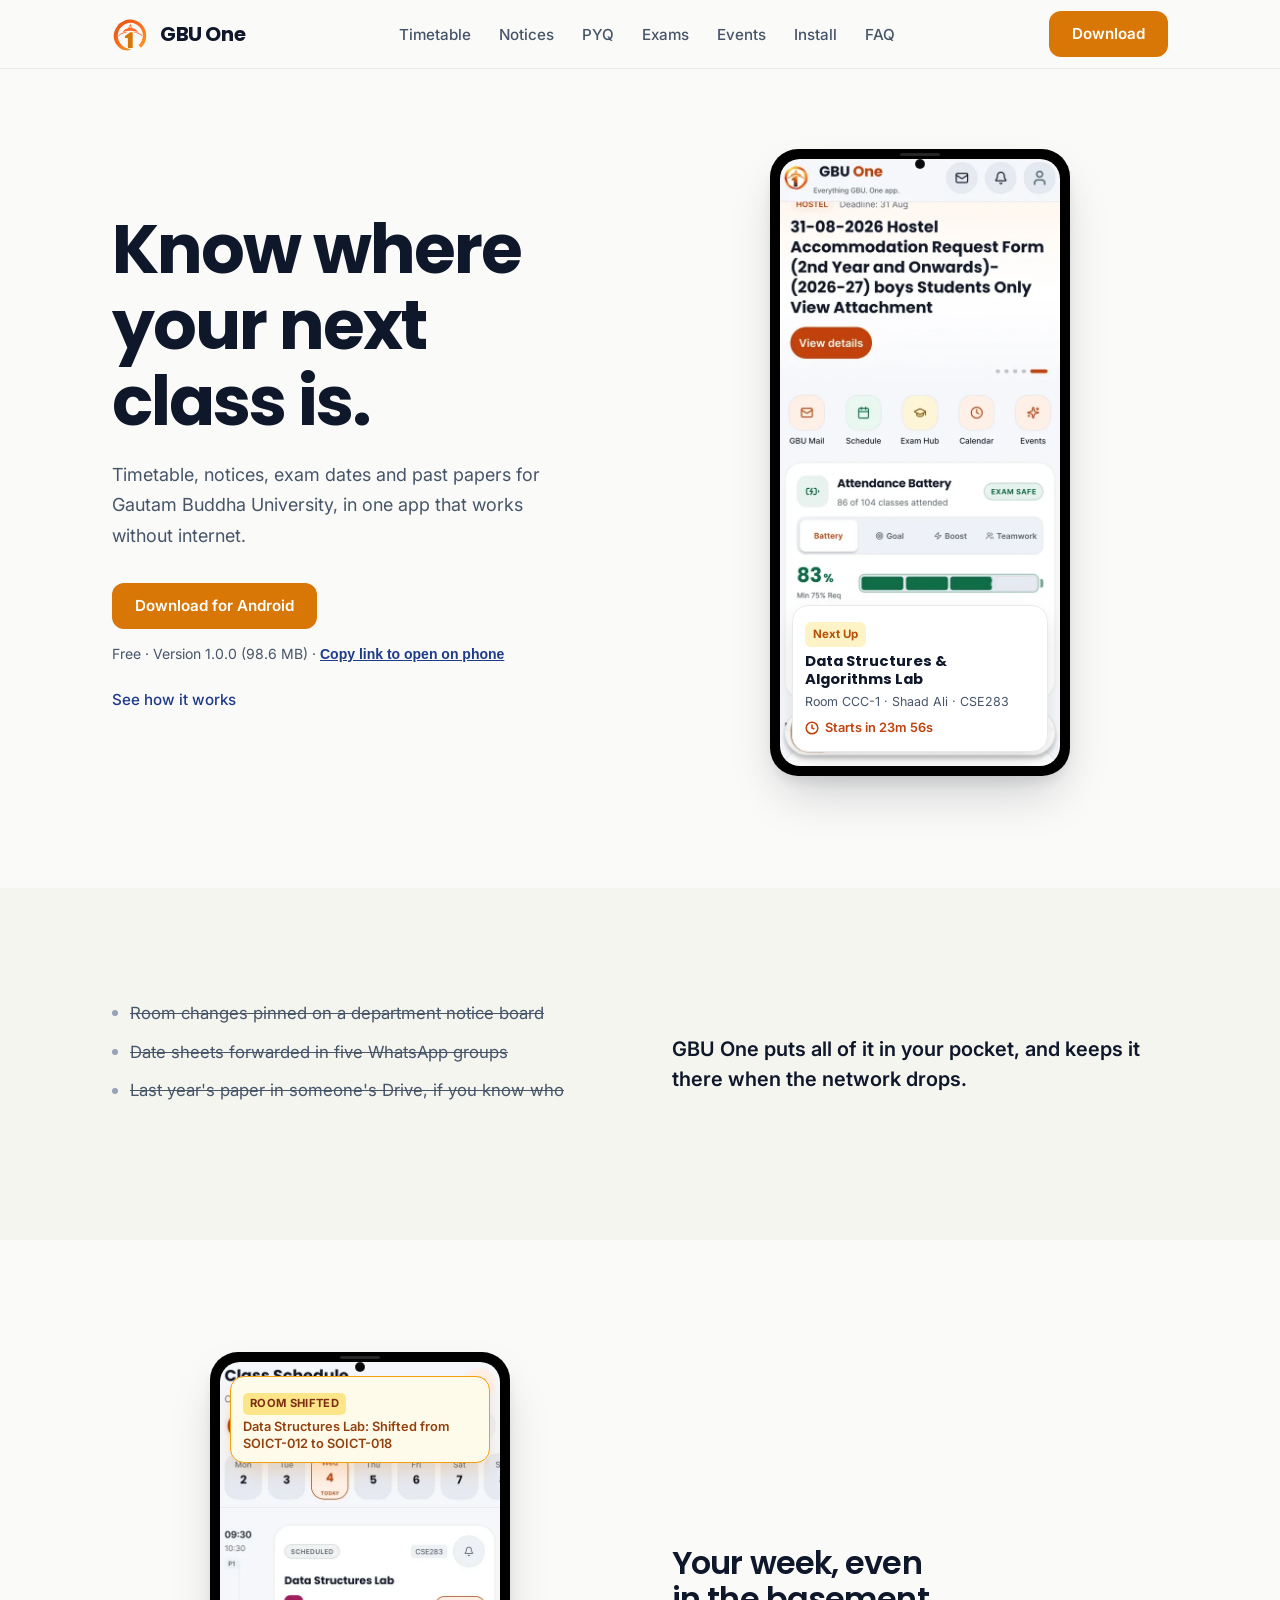
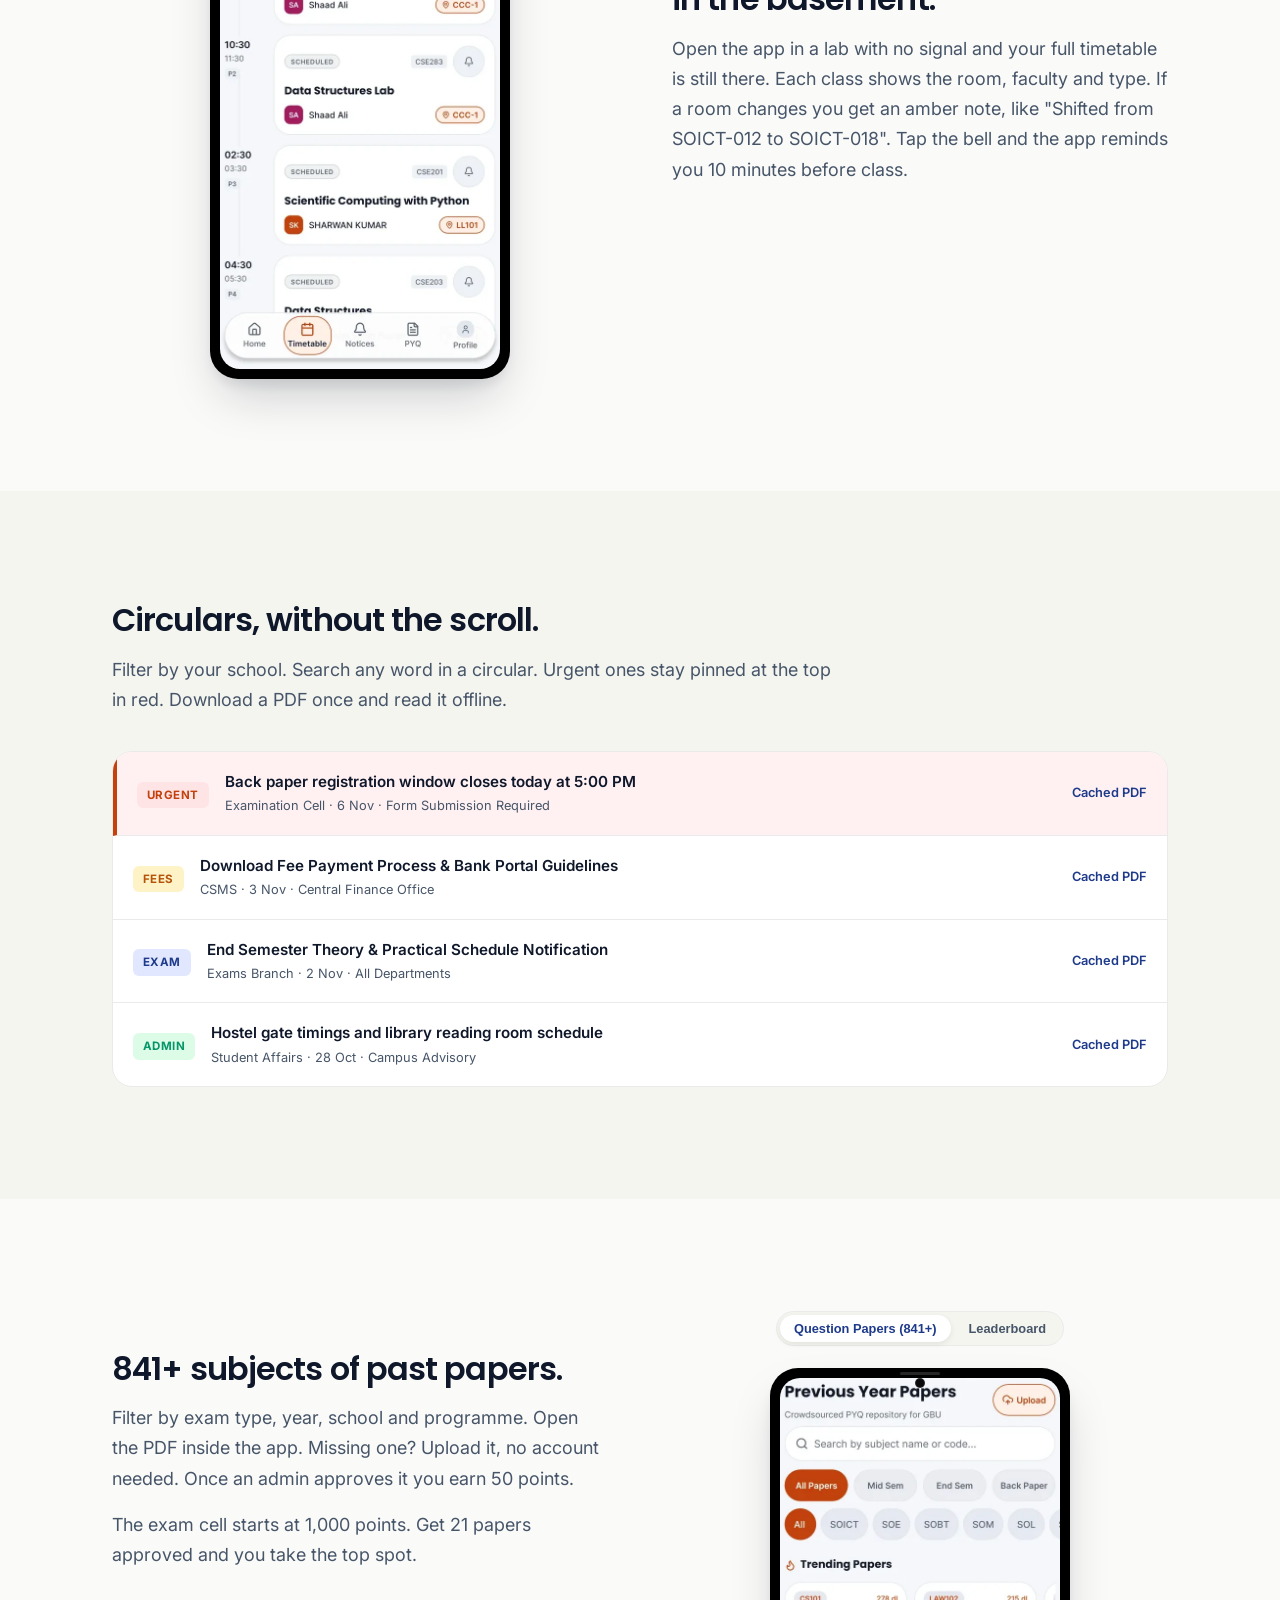
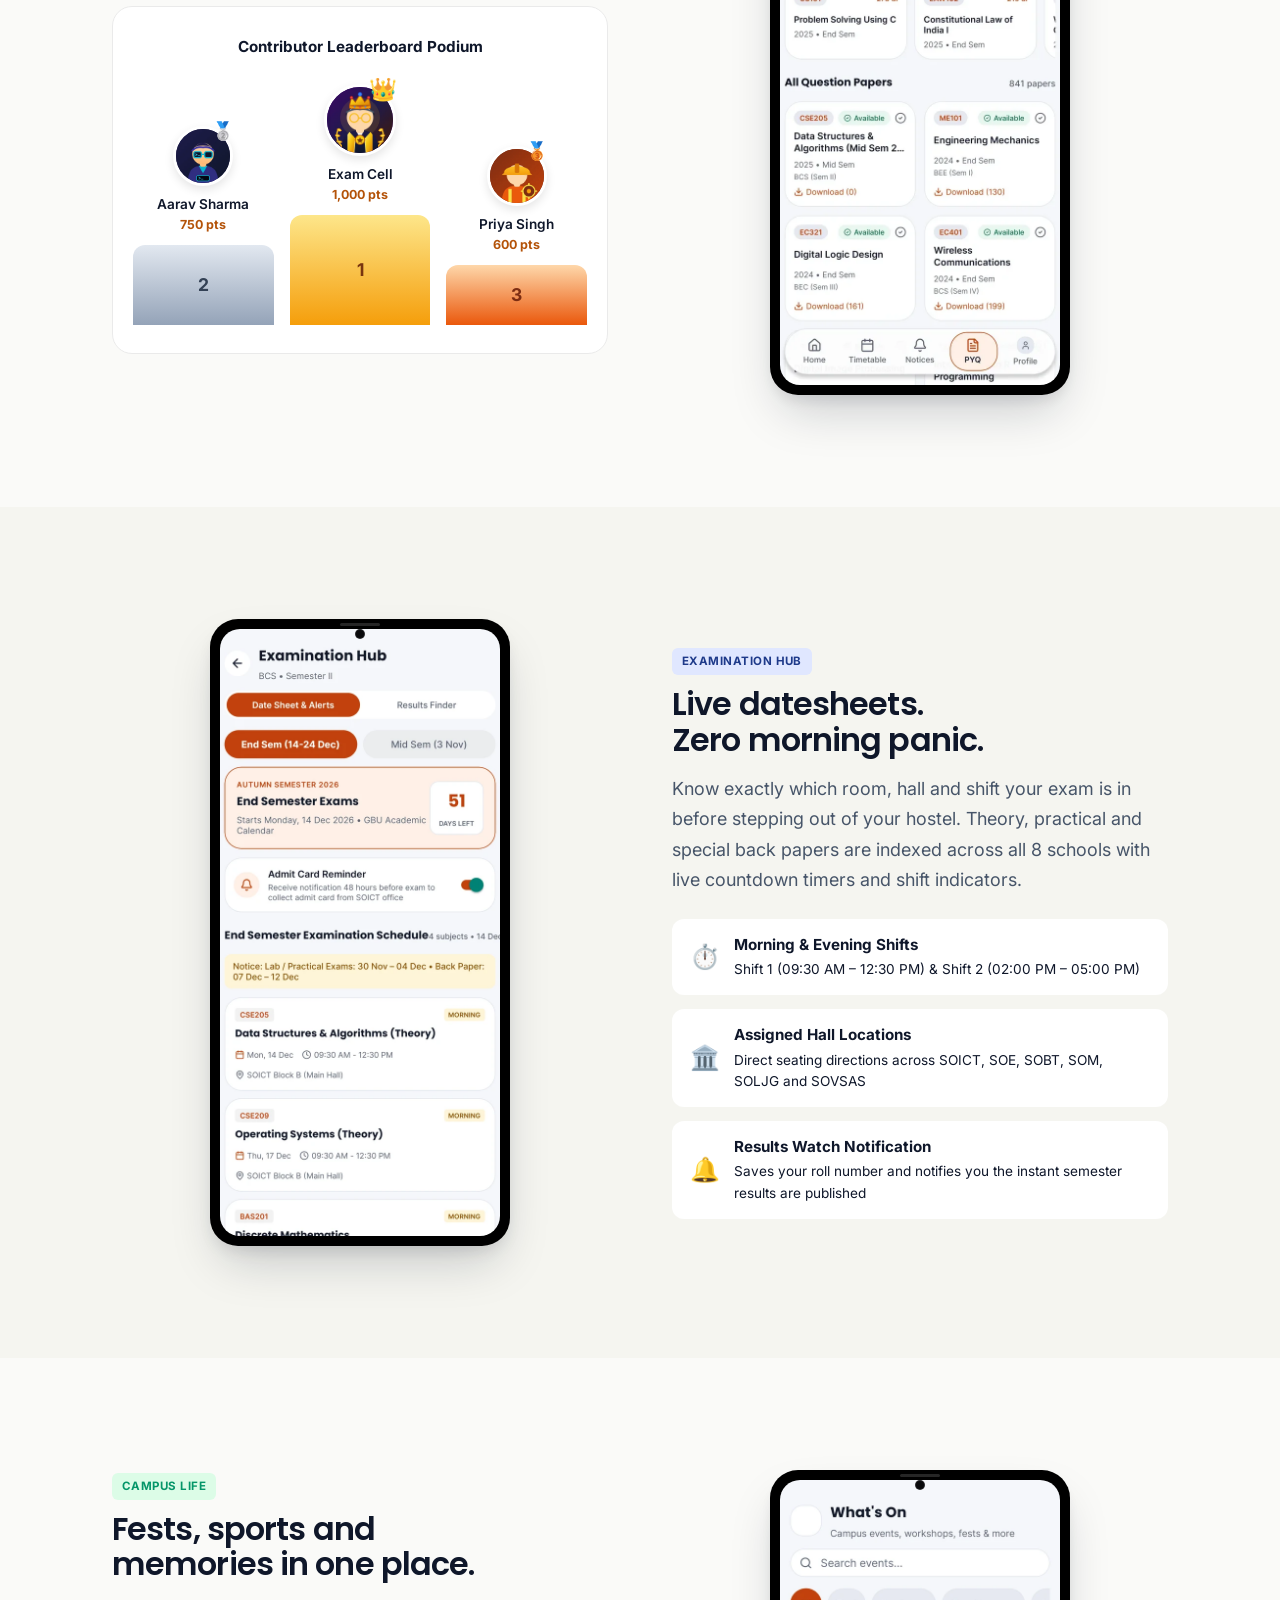
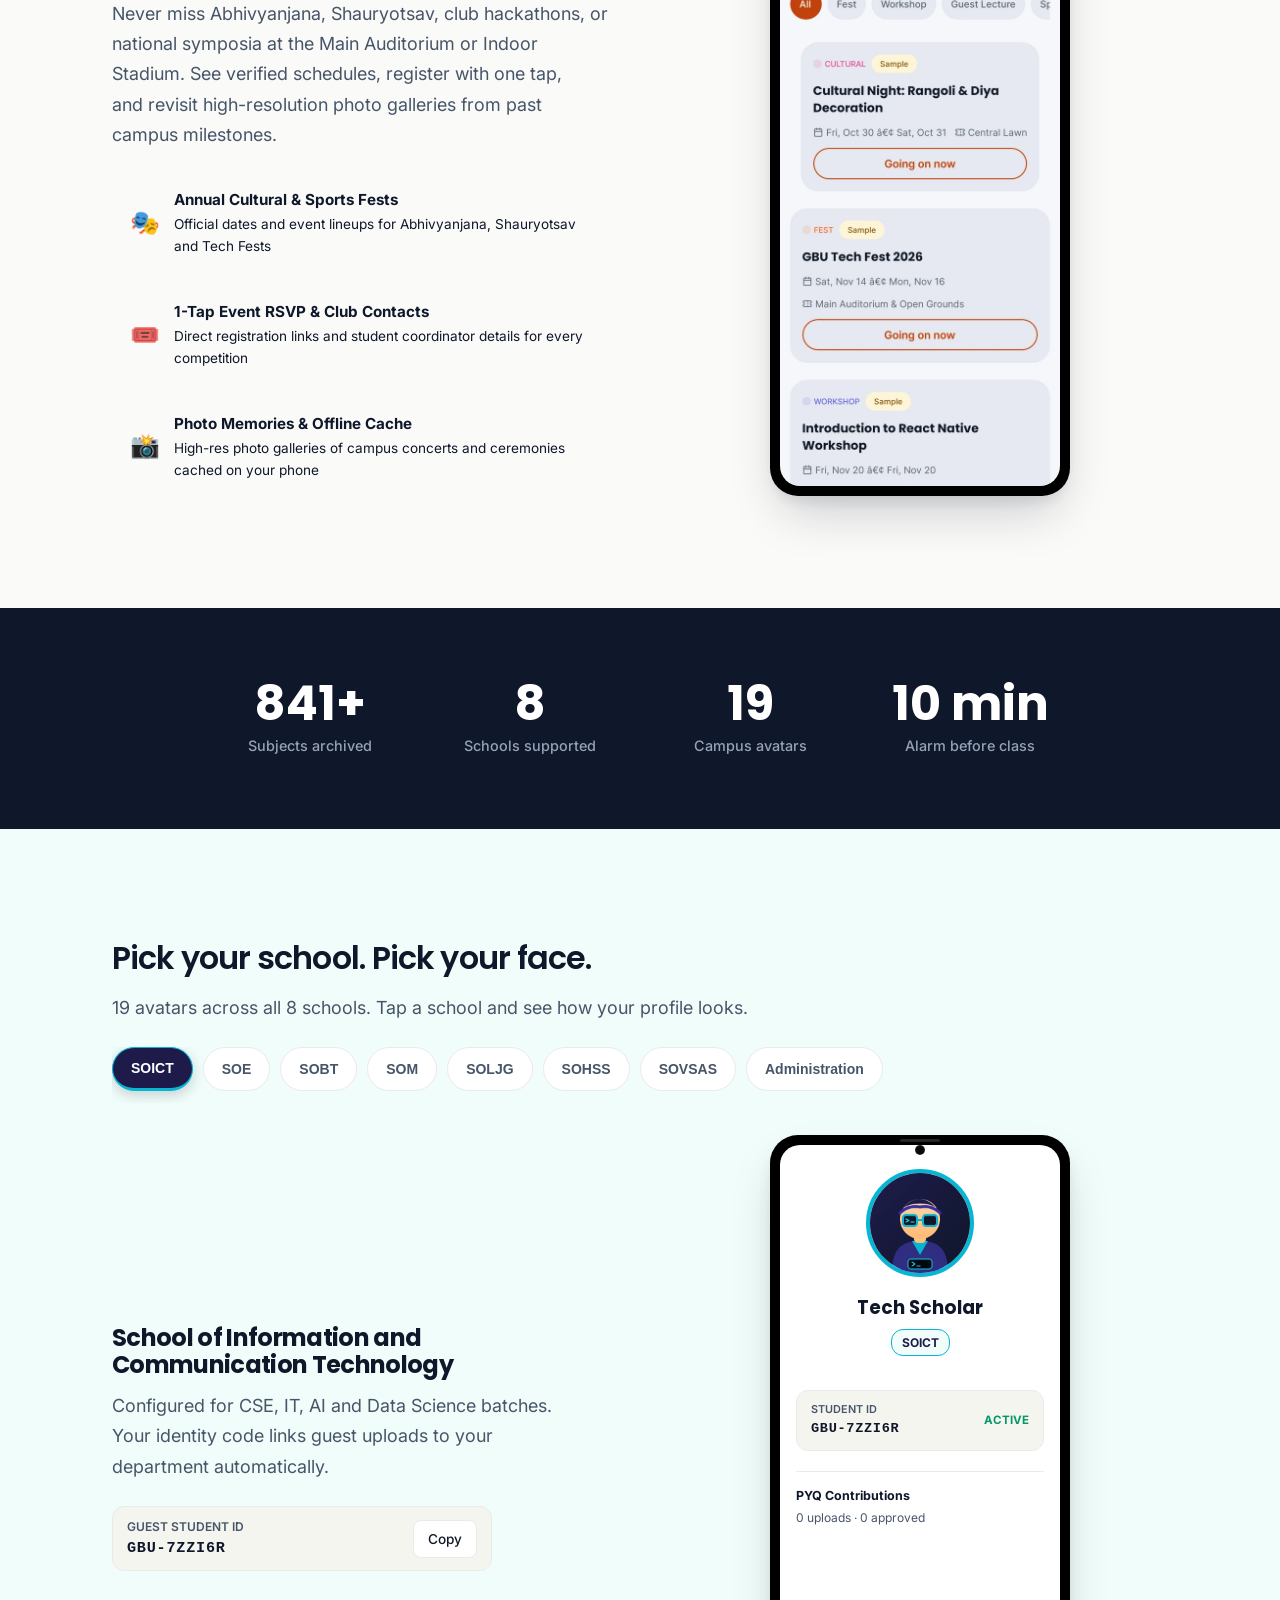
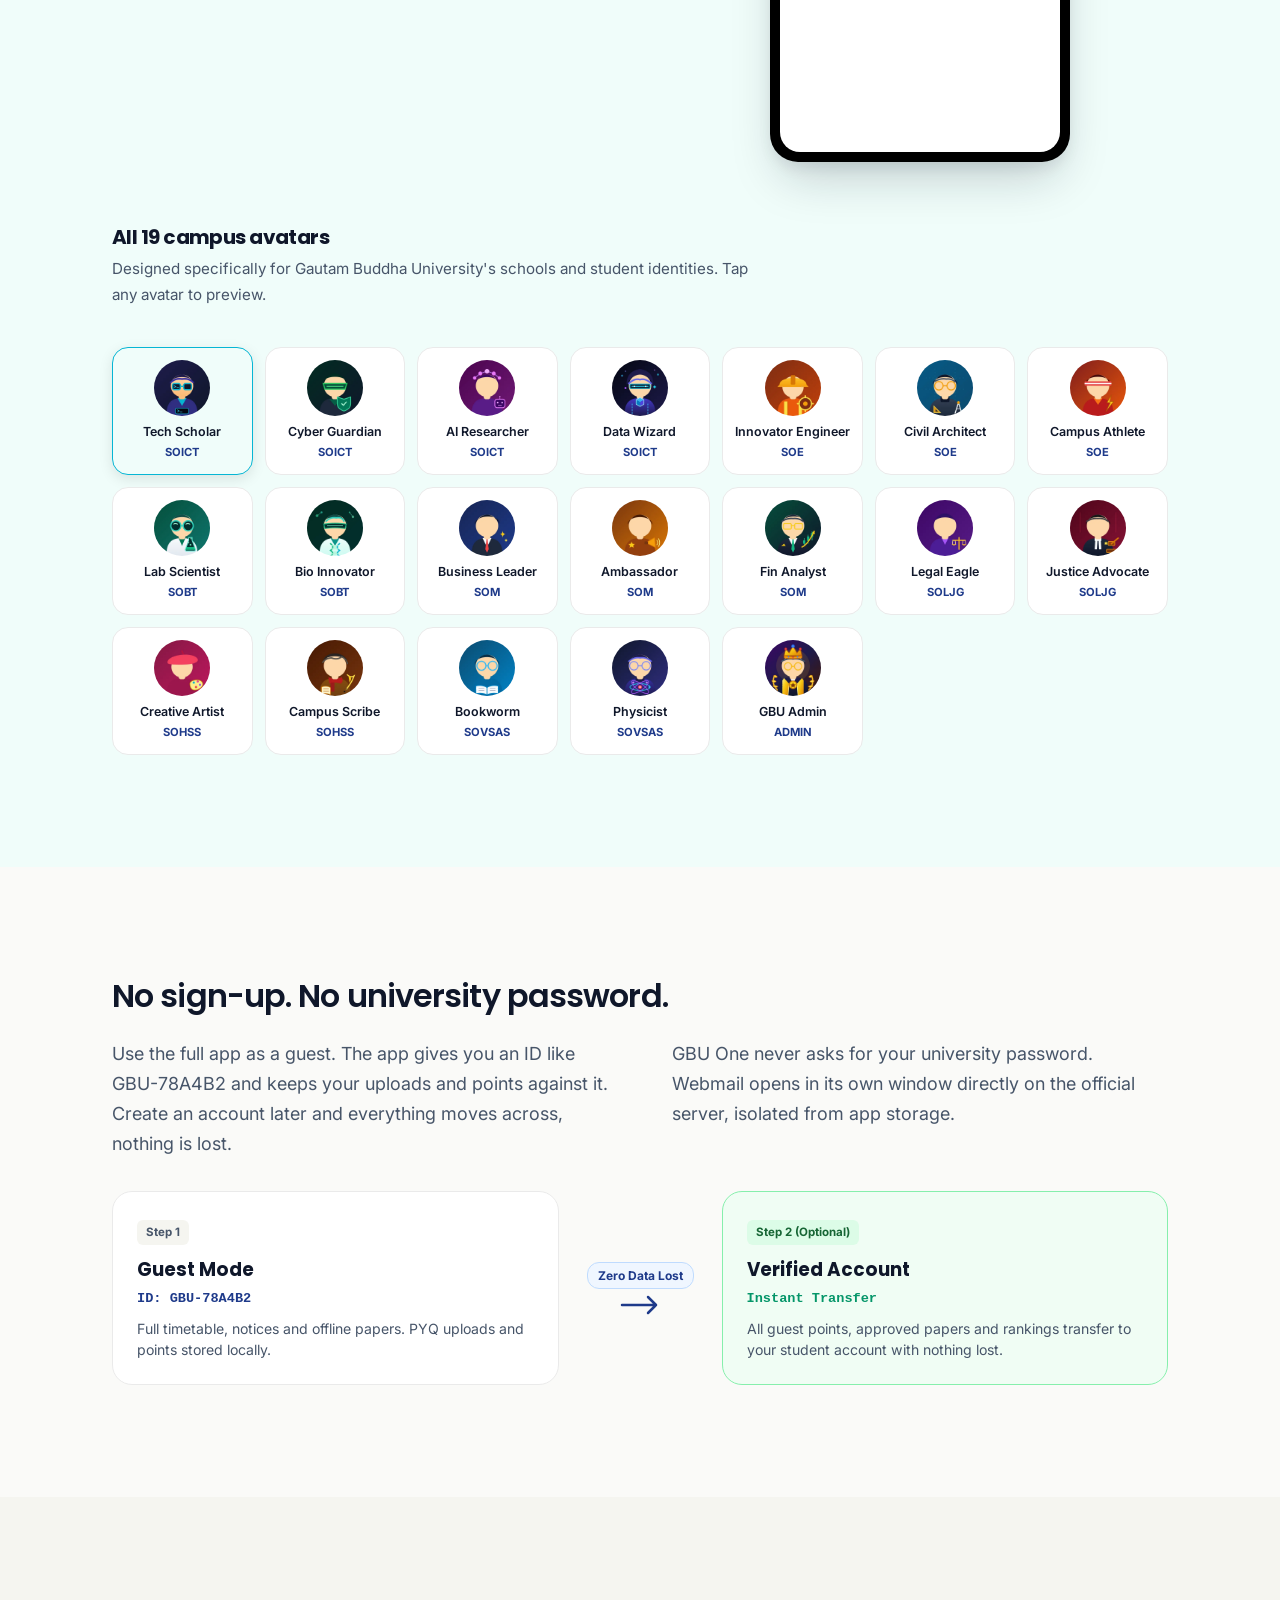
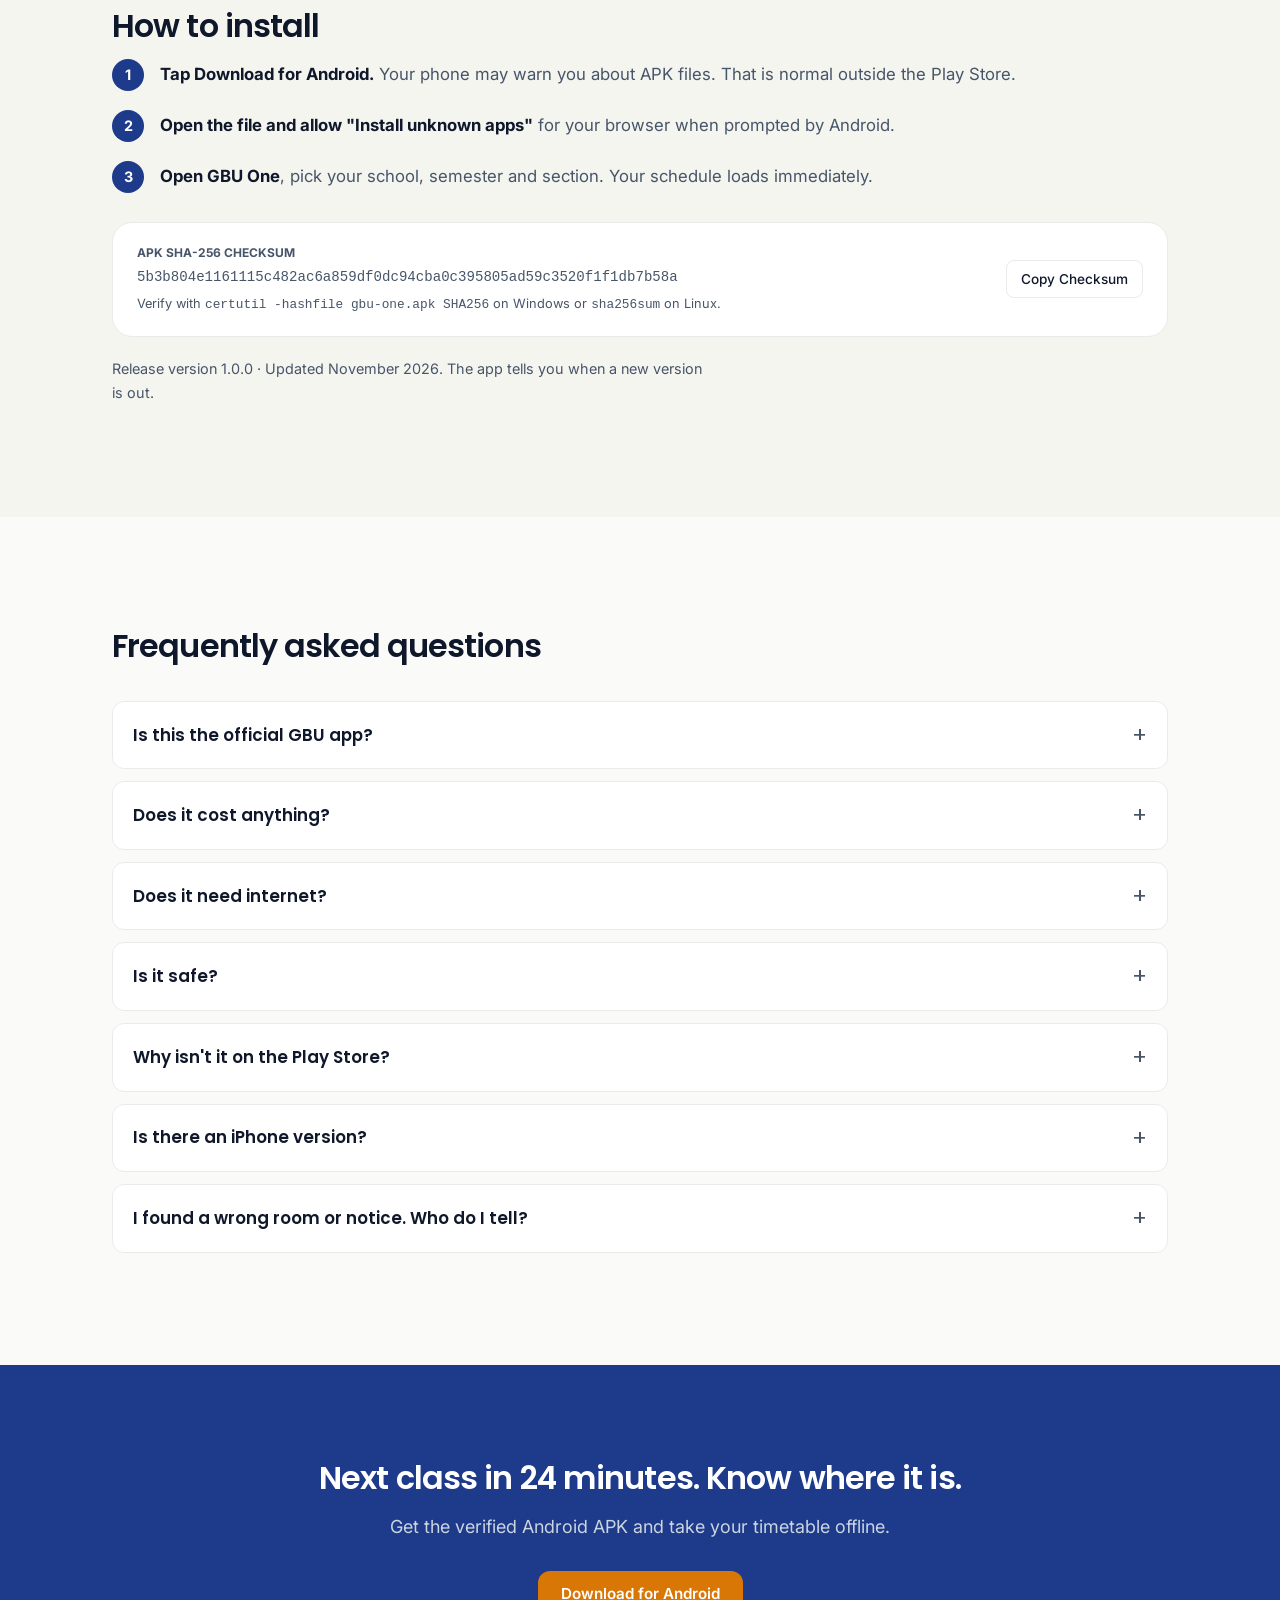
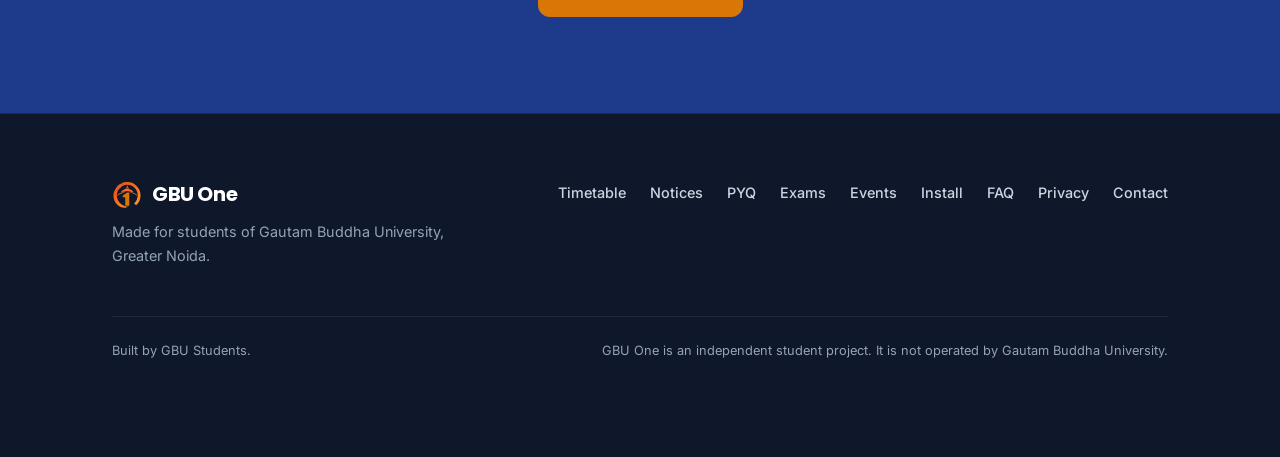
<file: index.html>
<!DOCTYPE html>
<html lang="en">
<head>
  <meta charset="UTF-8">
  <meta name="viewport" content="width=device-width, initial-scale=1, viewport-fit=cover">
  <title>GBU One – timetable, notices and past papers for GBU students</title>
  <meta name="description" content="Timetable, notices, exam dates and past papers for Gautam Buddha University, in one offline-first Android app. Free, no sign-up needed.">
  
  <!-- Open Graph & Social -->
  <meta property="og:type" content="website">
  <meta property="og:title" content="GBU One – timetable, notices and past papers for GBU students">
  <meta property="og:description" content="Know where your next class is. Timetable, notices, exam dates and past papers for Gautam Buddha University.">
  <meta property="og:image" content="assets/og.png">
  <meta property="og:image:width" content="1200">
  <meta property="og:image:height" content="630">
  <meta name="twitter:card" content="summary_large_image">
  <meta name="twitter:title" content="GBU One – timetable, notices and past papers for GBU students">
  <meta name="twitter:description" content="Know where your next class is. Timetable, notices and past papers for GBU students that work without internet.">
  <meta name="twitter:image" content="assets/og.png">
  <meta name="theme-color" content="#0F172A">
  <link rel="icon" type="image/svg+xml" href="assets/favicon.svg">
  <link rel="apple-touch-icon" sizes="180x180" href="assets/apple-touch-icon.png">

  <!-- JSON-LD Structured Data -->
  <script type="application/ld+json">
  {
    "@context": "https://schema.org",
    "@type": "SoftwareApplication",
    "name": "GBU One",
    "operatingSystem": "Android",
    "applicationCategory": "EducationalApplication",
    "offers": {
      "@type": "Offer",
      "price": "0",
      "priceCurrency": "INR"
    },
    "description": "Student companion app for Gautam Buddha University (GBU), Greater Noida. Offline timetable, official circulars, exam dates, and past year question paper library."
  }
  </script>

  <!-- Typography: Poppins 600/700 & Inter 400/500 -->
  <link rel="preconnect" href="https://fonts.googleapis.com">
  <link rel="preconnect" href="https://fonts.gstatic.com" crossorigin>
  <link href="https://fonts.googleapis.com/css2?family=Inter:wght@400;500;600&family=Poppins:wght@600;700&display=swap" rel="stylesheet">

  <style>
    /* Design Tokens per docs/02_BRAND_AND_DESIGN_SYSTEM.md */
    :root {
      --bg: #FAFAF8;
      --bg-alt: #F5F5F0;
      --surface: #FFFFFF;
      --line: #EAEAEA;
      --ink: #0F172A;
      --ink-2: #475569;
      --ink-3: #94A3B8;
      --navy: #1E3A8A;
      --gold: #D97706;
      --gold-text: #B45309;
      --saffron: #F59E0B;
      --green: #059669;
      --brick: #C2410C;
      --school-accent: #06B6D4;
      --school-deep: #1E1B4B;
      --school-surface: #F0FDFA;
      --focus-ring: #1E3A8A;
      --radius-sm: 12px;
      --radius-card: 20px;
      --radius-phone: 28px;
      --font-heading: 'Poppins', system-ui, -apple-system, sans-serif;
      --font-body: 'Inter', system-ui, -apple-system, sans-serif;
    }

    /* CSS Reset */
    *, *::before, *::after {
      box-sizing: border-box;
      margin: 0;
      padding: 0;
    }

    html {
      scroll-behavior: smooth;
      background-color: var(--bg);
      color: var(--ink);
      font-family: var(--font-body);
      font-size: 16px;
      line-height: 1.6;
      -webkit-font-smoothing: antialiased;
      -moz-osx-font-smoothing: grayscale;
    }

    body {
      min-height: 100svh;
      overflow-x: hidden;
      background-color: var(--bg);
      display: flex;
      flex-direction: column;
    }

    /* Accessibility Skip Link */
    .skip-link {
      position: absolute;
      top: -60px;
      left: 16px;
      background: var(--navy);
      color: #FFFFFF;
      padding: 10px 18px;
      border-radius: var(--radius-sm);
      font-weight: 600;
      z-index: 9999;
      transition: top 0.2s ease;
      text-decoration: none;
    }
    .skip-link:focus {
      top: 16px;
      outline: 3px solid var(--saffron);
    }

    /* Focus States */
    a:focus-visible,
    button:focus-visible,
    summary:focus-visible,
    input:focus-visible,
    div[tabindex="0"]:focus-visible {
      outline: 3px solid var(--focus-ring);
      outline-offset: 2px;
    }

    /* Base Typography */
    h1, h2, h3 {
      font-family: var(--font-heading);
      letter-spacing: -0.02em;
      color: var(--ink);
      font-weight: 700;
      text-align: left;
    }

    h1 {
      font-size: clamp(2.5rem, 6vw, 4.25rem);
      line-height: 1.1;
      margin-bottom: 20px;
    }

    h2 {
      font-size: clamp(1.85rem, 4vw, 2.75rem);
      line-height: 1.15;
      margin-bottom: 16px;
    }

    p {
      color: var(--ink-2);
      max-width: 66ch;
      font-size: clamp(1rem, 1.8vw, 1.125rem);
      line-height: 1.6;
      text-align: left;
    }

    /* Container */
    .container {
      width: 100%;
      max-width: 1120px;
      margin-left: auto;
      margin-right: auto;
      padding-left: 20px;
      padding-right: 20px;
    }
    @media (min-width: 768px) {
      .container {
        padding-left: 32px;
        padding-right: 32px;
      }
    }

    /* Header */
    header.site-header {
      width: 100%;
      background: rgba(250, 250, 248, 0.94);
      backdrop-filter: blur(12px);
      -webkit-backdrop-filter: blur(12px);
      border-bottom: 1px solid var(--line);
      position: sticky;
      top: 0;
      z-index: 100;
    }
    .header-inner {
      display: flex;
      align-items: center;
      justify-content: space-between;
      height: 68px;
    }
    .brand-link {
      display: flex;
      align-items: center;
      gap: 12px;
      text-decoration: none;
      color: var(--ink);
    }
    .brand-logo-img {
      width: 36px;
      height: 36px;
      display: block;
    }
    .brand-name {
      font-family: var(--font-heading);
      font-weight: 700;
      font-size: 1.25rem;
      letter-spacing: -0.02em;
    }
    .nav-links {
      display: none;
      align-items: center;
      gap: 28px;
      list-style: none;
    }
    @media (min-width: 768px) {
      .nav-links {
        display: flex;
      }
    }
    .nav-links a {
      text-decoration: none;
      color: var(--ink-2);
      font-size: 0.95rem;
      font-weight: 500;
      transition: color 0.15s ease;
    }
    .nav-links a:hover {
      color: var(--navy);
    }
    .header-cta {
      display: flex;
      align-items: center;
      gap: 12px;
    }

    /* Buttons */
    .btn {
      display: inline-flex;
      align-items: center;
      justify-content: center;
      min-height: 44px;
      padding: 10px 22px;
      border-radius: var(--radius-sm);
      font-family: var(--font-body);
      font-size: 0.95rem;
      font-weight: 600;
      text-decoration: none;
      cursor: pointer;
      border: 1px solid transparent;
      transition: transform 120ms ease, background-color 120ms ease, opacity 120ms ease;
      user-select: none;
    }
    .btn:active {
      transform: scale(0.98);
    }
    .btn-gold {
      background-color: var(--gold);
      color: #FFFFFF;
    }
    .btn-gold:hover {
      background-color: var(--gold-text);
    }
    .btn-navy {
      background-color: var(--navy);
      color: #FFFFFF;
    }
    .btn-navy:hover {
      background-color: #172554;
    }
    .btn-ghost {
      background: transparent;
      border-color: var(--line);
      color: var(--navy);
    }
    .btn-ghost:hover {
      background: var(--bg-alt);
    }
    .btn-copy {
      min-height: 38px;
      padding: 6px 14px;
      font-size: 0.85rem;
      border-radius: 8px;
      background: #FFFFFF;
      border: 1px solid var(--line);
      color: var(--ink);
      font-weight: 500;
    }
    .btn-copy:hover {
      background: var(--bg-alt);
    }

    /* Layout Sections */
    section {
      padding-top: clamp(64px, 10vw, 112px);
      padding-bottom: clamp(64px, 10vw, 112px);
      position: relative;
    }
    .section-alt {
      background-color: var(--bg-alt);
    }

    /* 2-Column Split */
    .grid-split {
      display: grid;
      grid-template-columns: 1fr;
      gap: 40px;
      align-items: center;
    }
    @media (min-width: 900px) {
      .grid-split {
        grid-template-columns: 1fr 1fr;
        gap: 64px;
      }
      .grid-split.reverse-desktop > .split-text {
        order: 2;
      }
      .grid-split.reverse-desktop > .split-visual {
        order: 1;
      }
    }

    /* Hero Section */
    .hero-section {
      padding-top: clamp(40px, 8vw, 80px);
      padding-bottom: clamp(64px, 10vw, 112px);
    }
    .hero-meta {
      margin-top: 14px;
      font-size: 0.875rem;
      color: var(--ink-2);
    }
    .hero-sublinks {
      margin-top: 20px;
    }
    .hero-sublinks a {
      color: var(--navy);
      text-decoration: none;
      font-weight: 500;
      font-size: 0.95rem;
    }
    .hero-sublinks a:hover {
      text-decoration: underline;
    }

    /* Native Android CSS Phone Mockup */
    .phone-mockup-wrapper {
      display: flex;
      justify-content: center;
      align-items: center;
      width: 100%;
    }
    .phone-mockup {
      width: 100%;
      max-width: 300px;
      background: #000000;
      border-radius: var(--radius-phone);
      padding: 10px;
      box-shadow: 0 24px 50px -12px rgba(15, 23, 42, 0.22), 0 8px 16px -4px rgba(15, 23, 42, 0.1);
      position: relative;
    }
    .phone-speaker {
      position: absolute;
      top: 4px;
      left: 50%;
      transform: translateX(-50%);
      width: 40px;
      height: 3px;
      background: #262626;
      border-radius: 2px;
      z-index: 30;
      pointer-events: none;
    }
    .phone-notch {
      position: absolute;
      top: 10px;
      left: 50%;
      transform: translateX(-50%);
      width: 10px;
      height: 10px;
      background: #09090b;
      border: 1px solid rgba(255, 255, 255, 0.12);
      border-radius: 50%;
      z-index: 30;
      pointer-events: none;
    }
    .phone-screen {
      background: var(--surface);
      border-radius: calc(var(--radius-phone) - 8px);
      overflow: hidden;
      aspect-ratio: 9 / 19.5;
      display: flex;
      flex-direction: column;
      position: relative;
    }
    .phone-screen img {
      width: 100%;
      height: 100%;
      object-fit: cover;
      display: block;
    }

    /* Dynamic Hero Next Up Overlay Card */
    .next-up-overlay {
      position: absolute;
      bottom: 14px;
      left: 12px;
      right: 12px;
      background: #FFFFFF;
      border: 1px solid var(--line);
      border-radius: 16px;
      padding: 12px;
      box-shadow: 0 10px 25px -4px rgba(0, 0, 0, 0.15);
      z-index: 25;
      text-align: left;
    }
    .next-up-badge {
      display: inline-block;
      font-size: 0.72rem;
      font-weight: 700;
      color: var(--gold-text);
      background: #FEF3C7;
      padding: 3px 8px;
      border-radius: 6px;
      margin-bottom: 6px;
    }
    .next-up-title {
      font-family: var(--font-heading);
      font-size: 0.92rem;
      font-weight: 700;
      color: var(--ink);
      line-height: 1.2;
    }
    .next-up-meta {
      font-size: 0.78rem;
      color: var(--ink-2);
      margin-top: 4px;
    }
    .next-up-timer {
      font-family: var(--font-body);
      font-size: 0.8rem;
      font-weight: 600;
      color: var(--brick);
      margin-top: 6px;
      display: flex;
      align-items: center;
      gap: 6px;
    }

    /* Shifted Room Callout Overlay in Section 4 */
    .room-shift-callout {
      position: absolute;
      top: 14px;
      left: 10px;
      right: 10px;
      background: #FFFBEB;
      border: 1.5px solid var(--saffron);
      border-radius: 14px;
      padding: 10px 12px;
      box-shadow: 0 10px 20px -3px rgba(217, 119, 6, 0.22);
      z-index: 25;
      text-align: left;
    }
    .shift-tag {
      display: inline-block;
      font-size: 0.7rem;
      font-weight: 700;
      color: #7C2D12;
      background: #FDE68A;
      padding: 2px 7px;
      border-radius: 5px;
      text-transform: uppercase;
      letter-spacing: 0.03em;
      margin-bottom: 4px;
    }
    .shift-text {
      font-size: 0.8rem;
      font-weight: 600;
      color: #92400E;
      line-height: 1.3;
    }

    /* Section 3: Where things were */
    .problem-list {
      list-style: none;
      margin-bottom: 24px;
    }
    .problem-item {
      font-size: 1.05rem;
      color: var(--ink-2);
      text-decoration: line-through;
      margin-bottom: 12px;
      display: flex;
      align-items: center;
      gap: 12px;
    }
    .problem-item::before {
      content: "";
      width: 6px;
      height: 6px;
      border-radius: 50%;
      background: var(--ink-3);
      flex-shrink: 0;
    }
    .resolution-callout {
      font-size: 1.25rem;
      font-weight: 600;
      color: var(--ink);
      line-height: 1.5;
    }

    /* Section 5: Notices Table List */
    .notices-table-wrapper {
      margin-top: 36px;
      background: #FFFFFF;
      border: 1px solid var(--line);
      border-radius: var(--radius-card);
      overflow: hidden;
    }
    .notice-row {
      display: grid;
      grid-template-columns: auto 1fr auto;
      gap: 16px;
      align-items: center;
      padding: 18px 20px;
      border-bottom: 1px solid var(--line);
      text-align: left;
    }
    .notice-row:last-child {
      border-bottom: none;
    }
    .notice-row.urgent {
      background: #FFF1F2;
      border-left: 4px solid var(--brick);
    }
    .tag-badge {
      display: inline-block;
      font-size: 0.72rem;
      font-weight: 700;
      padding: 4px 10px;
      border-radius: 6px;
      text-transform: uppercase;
      letter-spacing: 0.04em;
    }
    .tag-urgent {
      background: #FFE4E6;
      color: var(--brick);
    }
    .tag-exam {
      background: #E0E7FF;
      color: var(--navy);
    }
    .tag-fee {
      background: #FEF3C7;
      color: var(--gold-text);
    }
    .tag-admin {
      background: #DCFCE7;
      color: var(--green);
    }
    .notice-title {
      font-weight: 600;
      color: var(--ink);
      font-size: 0.95rem;
    }
    .notice-meta {
      font-size: 0.8rem;
      color: var(--ink-2);
      margin-top: 2px;
    }
    .notice-action {
      font-size: 0.8rem;
      font-weight: 600;
      color: var(--navy);
      white-space: nowrap;
    }

    /* Section 6: Screen Switcher & PYQ Leaderboard Podium Graphic */
    .screen-toggle-pill {
      display: inline-flex;
      background: var(--bg-alt);
      border: 1px solid var(--line);
      border-radius: 20px;
      padding: 3px;
      gap: 4px;
      margin-bottom: 8px;
    }
    .screen-tab {
      border: none;
      background: transparent;
      padding: 6px 14px;
      border-radius: 16px;
      font-size: 0.8rem;
      font-weight: 600;
      color: var(--ink-2);
      cursor: pointer;
      transition: all 150ms ease;
    }
    .screen-tab.active {
      background: #FFFFFF;
      color: var(--navy);
      box-shadow: 0 2px 6px rgba(0, 0, 0, 0.08);
    }
    .podium-container {
      margin-top: 36px;
      background: #FFFFFF;
      border: 1px solid var(--line);
      border-radius: var(--radius-card);
      padding: 28px 20px;
      text-align: center;
    }
    .podium-row {
      display: flex;
      justify-content: center;
      align-items: flex-end;
      gap: 16px;
      margin-top: 24px;
    }
    .podium-step {
      display: flex;
      flex-direction: column;
      align-items: center;
      flex: 1;
      max-width: 150px;
    }
    .podium-avatar {
      width: 60px;
      height: 60px;
      border-radius: 50%;
      border: 3px solid #FFFFFF;
      box-shadow: 0 4px 10px rgba(0,0,0,0.1);
      margin-bottom: 8px;
      position: relative;
    }
    .podium-crown {
      position: absolute;
      top: -12px;
      right: -4px;
      font-size: 1.1rem;
    }
    .podium-name {
      font-size: 0.85rem;
      font-weight: 600;
      color: var(--ink);
      white-space: nowrap;
      overflow: hidden;
      text-overflow: ellipsis;
      max-width: 100%;
    }
    .podium-pts {
      font-size: 0.78rem;
      font-weight: 700;
      color: var(--gold-text);
    }
    .podium-bar {
      width: 100%;
      border-radius: 12px 12px 0 0;
      margin-top: 10px;
      display: flex;
      align-items: center;
      justify-content: center;
      font-weight: 700;
      font-size: 1.1rem;
    }
    .podium-bar.gold {
      height: 110px;
      background: linear-gradient(180deg, #FDE68A 0%, #F59E0B 100%);
      color: #78350F;
    }
    .podium-bar.silver {
      height: 80px;
      background: linear-gradient(180deg, #E2E8F0 0%, #94A3B8 100%);
      color: #334155;
    }
    .podium-bar.bronze {
      height: 60px;
      background: linear-gradient(180deg, #FED7AA 0%, #EA580C 100%);
      color: #7C2D12;
    }

    /* Section 7: Facts Band */
    .facts-band {
      background-color: var(--ink);
      color: #F8FAFC;
      text-align: center;
      padding-top: clamp(48px, 6vw, 72px);
      padding-bottom: clamp(48px, 6vw, 72px);
    }
    .facts-grid {
      display: grid;
      grid-template-columns: repeat(2, 1fr);
      gap: 32px 20px;
      max-width: 860px;
      margin: 0 auto;
    }
    @media (min-width: 768px) {
      .facts-grid {
        grid-template-columns: repeat(4, 1fr);
      }
    }
    .fact-item {
      text-align: center;
    }
    .fact-number {
      font-family: var(--font-heading);
      font-size: clamp(2rem, 4vw, 3rem);
      font-weight: 700;
      color: #FFFFFF;
      line-height: 1;
      margin-bottom: 6px;
    }
    .fact-label {
      font-size: 0.9rem;
      color: #94A3B8;
      font-weight: 500;
    }

    /* Section 8: Interactive School & Avatar Picker (The Memorable Moment) */
    .school-picker-section {
      background-color: var(--school-surface);
      transition: background-color 250ms ease;
    }
    .school-chips-container {
      display: flex;
      gap: 10px;
      overflow-x: auto;
      padding-bottom: 12px;
      scroll-snap-type: x mandatory;
      -webkit-overflow-scrolling: touch;
      margin-top: 24px;
      margin-bottom: 32px;
    }
    .school-chip {
      scroll-snap-align: start;
      white-space: nowrap;
      padding: 10px 18px;
      min-height: 44px;
      border-radius: 24px;
      background: #FFFFFF;
      border: 1px solid var(--line);
      font-size: 0.875rem;
      font-weight: 600;
      color: var(--ink-2);
      cursor: pointer;
      transition: all 250ms ease;
      display: inline-flex;
      align-items: center;
      gap: 8px;
    }
    .school-chip:hover {
      border-color: var(--school-accent);
      color: var(--ink);
    }
    /* WCAG AA/AAA High Contrast active state: Deep background + white text + accent border */
    .school-chip.active {
      background: var(--school-deep);
      color: #FFFFFF;
      border-color: var(--school-accent);
      border-bottom: 3px solid var(--school-accent);
      box-shadow: 0 4px 14px rgba(0, 0, 0, 0.18);
    }
    .school-chip:focus-visible {
      outline: 3px solid var(--navy);
    }

    /* Profile Card Inside Phone */
    .phone-profile-card {
      padding: 24px 16px;
      display: flex;
      flex-direction: column;
      align-items: center;
      height: 100%;
      background: #FFFFFF;
      text-align: center;
    }
    .profile-avatar-display {
      width: 108px;
      height: 108px;
      border-radius: 50%;
      border: 4px solid var(--school-accent);
      transition: border-color 250ms ease;
      overflow: hidden;
      margin-bottom: 16px;
      background: var(--bg-alt);
    }
    .profile-avatar-display img {
      width: 100%;
      height: 100%;
      object-fit: cover;
    }
    .profile-name {
      font-family: var(--font-heading);
      font-size: 1.15rem;
      font-weight: 700;
      color: var(--ink);
    }
    .profile-school-badge {
      font-size: 0.75rem;
      font-weight: 700;
      color: var(--school-deep);
      background: var(--school-surface);
      border: 1px solid var(--school-accent);
      padding: 3px 10px;
      border-radius: 12px;
      margin-top: 6px;
      margin-bottom: 18px;
      transition: all 250ms ease;
    }
    .student-id-box {
      width: 100%;
      background: var(--bg-alt);
      border: 1px solid var(--line);
      border-radius: 12px;
      padding: 10px 14px;
      display: flex;
      align-items: center;
      justify-content: space-between;
      gap: 8px;
    }
    .student-id-text {
      font-family: monospace;
      font-size: 0.95rem;
      font-weight: 700;
      letter-spacing: 0.05em;
      color: var(--ink);
    }

    /* Avatars Overview Grid - Interactive */
    .avatars-overview-grid {
      display: grid;
      grid-template-columns: repeat(auto-fill, minmax(130px, 1fr));
      gap: 12px;
      margin-top: 40px;
    }
    .avatar-mini-card {
      background: #FFFFFF;
      border: 1.5px solid var(--line);
      border-radius: 16px;
      padding: 12px 8px;
      text-align: center;
      display: flex;
      flex-direction: column;
      align-items: center;
      cursor: pointer;
      transition: transform 140ms ease, border-color 140ms ease, box-shadow 140ms ease;
    }
    .avatar-mini-card:hover {
      transform: translateY(-2px);
      border-color: var(--school-accent);
      box-shadow: 0 6px 16px rgba(0, 0, 0, 0.08);
    }
    .avatar-mini-card:active {
      transform: scale(0.97);
    }
    .avatar-mini-card.active {
      border-color: var(--school-accent);
      background: var(--school-surface);
      box-shadow: 0 4px 14px rgba(0, 0, 0, 0.1);
    }
    .avatar-mini-card img {
      width: 56px;
      height: 56px;
      border-radius: 50%;
      margin-bottom: 6px;
      object-fit: cover;
    }
    .avatar-mini-name {
      font-size: 0.78rem;
      font-weight: 600;
      color: var(--ink);
      white-space: nowrap;
      overflow: hidden;
      text-overflow: ellipsis;
      max-width: 100%;
    }
    .avatar-mini-school {
      font-size: 0.7rem;
      font-weight: 700;
      color: var(--navy);
      margin-top: 2px;
    }

    /* Section 9: Responsive Privacy Flow Cards */
    .guest-flow-wrapper {
      margin-top: 32px;
      display: flex;
      flex-direction: column;
      gap: 16px;
      align-items: center;
    }
    @media (min-width: 768px) {
      .guest-flow-wrapper {
        flex-direction: row;
        justify-content: space-between;
        align-items: stretch;
      }
    }
    .flow-card {
      flex: 1;
      width: 100%;
      background: #FFFFFF;
      border: 1px solid var(--line);
      border-radius: var(--radius-card);
      padding: 24px;
      text-align: left;
    }
    .flow-card.flow-verified {
      border-color: #86EFAC;
      background: #F0FDF4;
    }
    .flow-pill {
      display: inline-block;
      font-size: 0.72rem;
      font-weight: 700;
      color: var(--ink-2);
      background: var(--bg-alt);
      padding: 3px 9px;
      border-radius: 6px;
      margin-bottom: 10px;
    }
    .flow-pill-verified {
      color: #166534;
      background: #DCFCE7;
    }
    .flow-title {
      font-family: var(--font-heading);
      font-size: 1.15rem;
      font-weight: 700;
      color: var(--ink);
      margin-bottom: 4px;
    }
    .flow-code {
      font-family: monospace;
      font-size: 0.85rem;
      font-weight: 700;
      color: var(--navy);
      margin-bottom: 8px;
    }
    .flow-desc {
      font-size: 0.88rem;
      color: var(--ink-2);
      line-height: 1.5;
    }
    .flow-arrow-container {
      display: flex;
      flex-direction: column;
      align-items: center;
      justify-content: center;
      gap: 6px;
      color: var(--navy);
      padding: 8px 12px;
    }
    .flow-arrow-badge {
      font-size: 0.75rem;
      font-weight: 700;
      background: #EFF6FF;
      color: var(--navy);
      border: 1px solid #BFDBFE;
      padding: 3px 10px;
      border-radius: 12px;
      white-space: nowrap;
    }
    @media (max-width: 767px) {
      .flow-arrow-icon {
        transform: rotate(90deg);
      }
    }

    /* Section 10: Install Steps */
    .install-list {
      list-style: none;
      counter-reset: install-counter;
      margin-bottom: 32px;
    }
    .install-item {
      counter-increment: install-counter;
      position: relative;
      padding-left: 48px;
      margin-bottom: 24px;
      font-size: 1.05rem;
      color: var(--ink-2);
    }
    .install-item::before {
      content: counter(install-counter);
      position: absolute;
      left: 0;
      top: -2px;
      width: 32px;
      height: 32px;
      border-radius: 50%;
      background: var(--navy);
      color: #FFFFFF;
      font-weight: 700;
      font-size: 0.9rem;
      display: flex;
      align-items: center;
      justify-content: center;
    }
    .install-item strong {
      color: var(--ink);
    }
    .checksum-box {
      background: #FFFFFF;
      border: 1px solid var(--line);
      border-radius: var(--radius-card);
      padding: 20px 24px;
      display: flex;
      flex-direction: column;
      gap: 12px;
    }
    @media (min-width: 768px) {
      .checksum-box {
        flex-direction: row;
        align-items: center;
        justify-content: space-between;
      }
    }
    .checksum-code {
      font-family: monospace;
      font-size: 0.88rem;
      word-break: break-all;
      color: var(--ink-2);
    }

    /* Section 11: FAQ Accordions */
    .faq-list {
      display: flex;
      flex-direction: column;
      gap: 12px;
      margin-top: 36px;
    }
    details.faq-item {
      background: #FFFFFF;
      border: 1px solid var(--line);
      border-radius: var(--radius-sm);
      padding: 16px 20px;
      transition: border-color 0.15s ease;
    }
    details.faq-item[open] {
      border-color: var(--navy);
    }
    summary.faq-question {
      font-family: var(--font-heading);
      font-weight: 600;
      font-size: 1.05rem;
      color: var(--ink);
      cursor: pointer;
      list-style: none;
      display: flex;
      align-items: center;
      justify-content: space-between;
      user-select: none;
    }
    summary.faq-question::-webkit-details-marker {
      display: none;
    }
    summary.faq-question::after {
      content: "+";
      font-size: 1.35rem;
      font-weight: 400;
      color: var(--ink-2);
      transition: transform 0.2s ease;
    }
    details.faq-item[open] summary.faq-question::after {
      content: "−";
    }
    .faq-answer {
      margin-top: 12px;
      color: var(--ink-2);
      font-size: 0.95rem;
      line-height: 1.6;
    }

    /* Section 12: Closing CTA */
    .closing-band {
      background-color: var(--navy);
      color: #FFFFFF;
      text-align: center;
      padding-top: clamp(64px, 8vw, 96px);
      padding-bottom: clamp(64px, 8vw, 96px);
    }
    .closing-band h2 {
      color: #FFFFFF;
      margin-bottom: 16px;
      text-align: center;
    }
    .closing-band p {
      color: #CBD5E1;
      margin: 0 auto 28px auto;
      text-align: center;
    }

    /* Section 13: Footer */
    footer.site-footer {
      background: #0F172A;
      color: #94A3B8;
      padding-top: 64px;
      padding-bottom: 96px;
      border-top: 1px solid #1E293B;
    }
    .footer-top {
      display: flex;
      flex-direction: column;
      gap: 32px;
      margin-bottom: 48px;
    }
    @media (min-width: 768px) {
      .footer-top {
        flex-direction: row;
        justify-content: space-between;
        align-items: flex-start;
      }
    }
    .footer-brand {
      max-width: 380px;
    }
    .footer-brand .brand-name {
      color: #FFFFFF;
    }
    .footer-brand p {
      color: #94A3B8;
      font-size: 0.9rem;
      margin-top: 10px;
    }
    .footer-nav {
      display: flex;
      flex-wrap: wrap;
      gap: 12px 20px;
      list-style: none;
    }
    @media (min-width: 768px) {
      .footer-nav {
        gap: 24px;
      }
    }
    .footer-nav a {
      color: #CBD5E1;
      text-decoration: none;
      font-size: 0.9rem;
      font-weight: 500;
    }
    .footer-nav a:hover {
      color: #FFFFFF;
    }
    .footer-bottom {
      border-top: 1px solid #1E293B;
      padding-top: 24px;
      display: flex;
      flex-direction: column;
      gap: 12px;
      font-size: 0.8rem;
    }
    @media (min-width: 768px) {
      .footer-bottom {
        flex-direction: row;
        justify-content: space-between;
        align-items: center;
      }
    }

    /* Sticky Bottom Download Bar on Mobile */
    .sticky-download-bar {
      position: fixed;
      bottom: 0;
      left: 0;
      right: 0;
      height: 64px;
      padding: 0 20px;
      padding-bottom: env(safe-area-inset-bottom);
      background: rgba(15, 23, 42, 0.96);
      backdrop-filter: blur(12px);
      -webkit-backdrop-filter: blur(12px);
      display: flex;
      align-items: center;
      justify-content: space-between;
      z-index: 999;
      transform: translateY(100%);
      transition: transform 250ms ease;
      border-top: 1px solid rgba(255, 255, 255, 0.1);
    }
    .sticky-download-bar.visible {
      transform: translateY(0);
    }
    .sticky-brand {
      display: flex;
      align-items: center;
      gap: 10px;
      color: #FFFFFF;
      font-family: var(--font-heading);
      font-size: 1rem;
      font-weight: 700;
    }
    .sticky-brand img {
      width: 24px;
      height: 24px;
    }
    .sticky-download-bar .btn {
      min-height: 40px;
      padding: 6px 18px;
      font-size: 0.875rem;
    }
    @media (min-width: 900px) {
      .sticky-download-bar {
        display: none !important;
      }
    }

    /* Toast Notification for Clipboard */
    .toast-msg {
      position: fixed;
      bottom: 80px;
      left: 50%;
      transform: translateX(-50%) translateY(20px);
      background: #0F172A;
      color: #FFFFFF;
      padding: 10px 20px;
      border-radius: 20px;
      font-size: 0.85rem;
      font-weight: 600;
      pointer-events: none;
      opacity: 0;
      transition: opacity 200ms ease, transform 200ms ease;
      z-index: 10000;
      box-shadow: 0 8px 24px rgba(0, 0, 0, 0.2);
    }
    .toast-msg.show {
      opacity: 1;
      transform: translateX(-50%) translateY(0);
    }

    /* Motion Accessibility */
    @media (prefers-reduced-motion: reduce) {
      *, *::before, *::after {
        animation-duration: 0.01ms !important;
        animation-iteration-count: 1 !important;
        transition-duration: 0.01ms !important;
        scroll-behavior: auto !important;
      }
    }
  
/* ============================================================
   GBU One — SAFE motion & typography layer
   ============================================================
   RULE: content is NEVER hidden by CSS waiting for JavaScript.
   Every animation ends with opacity 1, so even with JS disabled,
   a slow device, or a failed observer, the page is fully visible.
   ============================================================ */

:root {
  --step--1: clamp(0.83rem, 0.80rem + 0.14vw, 0.92rem);
  --step-0:  clamp(0.98rem, 0.94rem + 0.18vw, 1.08rem);
  --step-1:  clamp(1.18rem, 1.10rem + 0.38vw, 1.42rem);
  --step-2:  clamp(1.52rem, 1.35rem + 0.80vw, 2.05rem);
  --step-3:  clamp(2.05rem, 1.70rem + 1.70vw, 3.10rem);
  --step-4:  clamp(2.60rem, 2.00rem + 3.00vw, 4.25rem);
  --ease-out: cubic-bezier(0.16, 1, 0.3, 1);
}

html { scroll-behavior: smooth; text-rendering: optimizeLegibility; }
body { font-size: var(--step-0); -webkit-font-smoothing: antialiased; }

h1, h2, h3, .hero-title, .section-title {
  font-family: 'Poppins', system-ui, sans-serif;
  letter-spacing: -0.028em;
  line-height: 1.12;
  text-wrap: balance;
}
h1, .hero-title { font-size: var(--step-4); font-weight: 700; }
h2, .section-title { font-size: var(--step-2); font-weight: 600; }
p { text-wrap: pretty; line-height: 1.68; }

/* --- Entrance: keyframes, NOT opacity:0 waiting for JS ---------- */
@keyframes gbu-rise-in {
  from { opacity: 0; transform: translate3d(0, 22px, 0); }
  to   { opacity: 1; transform: none; }              /* always ends visible */
}
@keyframes gbu-letter-rise {
  from { opacity: 0; transform: translate3d(0, 0.45em, 0) rotate(3deg); }
  to   { opacity: 1; transform: none; }
}

/* One-shot entrance on the hero only. `both` keeps the final visible state. */
.hero-title, .hero-subtitle, .hero-cta, .hero-badge {
  animation: gbu-rise-in 760ms var(--ease-out) both;
}
.hero-subtitle { animation-delay: 90ms; }
.hero-cta { animation-delay: 160ms; }
.hero-badge { animation-delay: 40ms; }

/* Staggered WORDS: each word animates to opacity 1 and stays there.
   Never split into characters - that breaks natural line wrapping. */
.gbu-rise > .gbu-word {
  display: inline-block;
  animation: gbu-letter-rise 700ms var(--ease-out) both;
  animation-delay: calc(var(--i, 0) * 90ms + 80ms);
}

/* --- Micro-interactions (no hiding) ----------------------------- */
a, button { -webkit-tap-highlight-color: transparent; }
.btn, .cta-button, .pill-button, a[class*="btn"], button[class*="btn"] {
  transition: transform 220ms var(--ease-out),
              box-shadow 220ms var(--ease-out),
              background-color 220ms var(--ease-out);
}
.btn:hover, .cta-button:hover, .pill-button:hover {
  transform: translate3d(0, -3px, 0);
  box-shadow: 0 14px 30px rgba(194, 65, 12, 0.22);
}
.btn:active, .cta-button:active, .pill-button:active {
  transform: translate3d(0, 0, 0) scale(0.98);
}
.btn:focus-visible, a:focus-visible, button:focus-visible {
  outline: 3px solid #c2410c; outline-offset: 3px; border-radius: 8px;
}
.btn .arrow, .cta-button .arrow, a[class*="btn"] .arrow {
  display: inline-block; transition: transform 220ms var(--ease-out);
}
.btn:hover .arrow, .cta-button:hover .arrow { transform: translateX(4px); }

.card, .feature-card, .school-chip, .avatar-card, .faq-item {
  transition: transform 260ms var(--ease-out),
              box-shadow 260ms var(--ease-out),
              border-color 260ms var(--ease-out);
}
.card:hover, .feature-card:hover, .avatar-card:hover {
  transform: translate3d(0, -6px, 0);
  box-shadow: 0 20px 44px rgba(31, 41, 55, 0.10);
}
.school-chip:hover { transform: translate3d(0, -3px, 0) scale(1.03); }

.site-header, header[class*="header"] {
  transition: padding 300ms var(--ease-out), box-shadow 300ms var(--ease-out);
}
.site-header.is-condensed, header[class*="header"].is-condensed {
  padding-block: 8px; box-shadow: 0 8px 24px rgba(31, 41, 55, 0.07);
}

@keyframes gbu-glow {
  0%, 100% { opacity: 0.45; transform: scale(1); }
  50%      { opacity: 0.70; transform: scale(1.06); }
}
.hero-glow { animation: gbu-glow 9s ease-in-out infinite; pointer-events: none; }

#gbu-progress {
  position: fixed; top: 0; left: 0; height: 3px; width: 0;
  background: linear-gradient(90deg, #c2410c, #f59e0b);
  z-index: 9999; pointer-events: none; transition: width 90ms linear;
}

/* Reduced motion: everything visible, no movement. */
@media (prefers-reduced-motion: reduce) {
  .hero-title, .hero-subtitle, .hero-cta, .hero-badge, .gbu-rise > .gbu-word {
    animation: none !important; opacity: 1 !important; transform: none !important;
  }
  .hero-glow { animation: none !important; }
  #gbu-progress { display: none; }
}

</style>
</head>
<body>

  <!-- Accessibility Skip Link -->
  <a href="#main-content" class="skip-link">Skip to main content</a>

  <!-- 1. Header -->
  <header class="site-header">
    <div class="container header-inner">
      <a href="#" class="brand-link" aria-label="GBU One Home">
        <img src="assets/logo.svg" alt="GBU One logo" class="brand-logo-img" width="36" height="36">
        <span class="brand-name">GBU One</span>
      </a>

      <nav aria-label="Main Navigation">
        <ul class="nav-links">
          <li><a href="#timetable">Timetable</a></li>
          <li><a href="#notices">Notices</a></li>
          <li><a href="#pyq">PYQ</a></li>
          <li><a href="#exams">Exams</a></li>
          <li><a href="#events">Events</a></li>
          <li><a href="#install">Install</a></li>
          <li><a href="#faq">FAQ</a></li>
        </ul>
      </nav>

      <div class="header-cta">
        <a href="#download-anchor" class="btn btn-gold action-download-btn" id="headerDownloadBtn">Download</a>
      </div>
    </div>
  </header>

  <main id="main-content">

    <!-- 2. Hero Section -->
    <section class="hero-section" id="hero">
      <div class="container">
        <div class="grid-split">
          <div class="split-text">
            <h1><span data-split>Know where your next class is.</span></h1>
            <p>Timetable, notices, exam dates and past papers for Gautam Buddha University, in one app that works without internet.</p>
            
            <div style="margin-top: 32px;" id="heroActionWrapper">
              <a href="https://github.com/acro777x/gbuone-landing-page/releases/latest/download/gbu-one.apk" class="btn btn-gold action-download-btn" id="heroDownloadBtn" download>Download for Android</a>
              <div class="hero-meta" id="heroMetaText">Free. Version 1.0.0 · 98.6 MB · No sign-up needed</div>
            </div>

            <div class="hero-sublinks">
              <a href="#timetable">See how it works</a>
            </div>
          </div>

          <div class="split-visual">
            <div class="phone-mockup-wrapper">
              <div class="phone-mockup">
                <div class="phone-speaker"></div>
                <div class="phone-notch"></div>
                <div class="phone-screen">
                  <img src="assets/shot-home.webp" alt="GBU One home screen showing attendance battery and quick schedule shortcuts" width="600" height="1240" fetchpriority="high">
                  
                  <!-- Live Ticking Next Up Card Overlay -->
                  <div class="next-up-overlay" id="nextUpCard" aria-live="polite">
                    <div class="next-up-badge">Next Up</div>
                    <div class="next-up-title">Data Structures &amp; Algorithms Lab</div>
                    <div class="next-up-meta">Room CCC-1 · Shaad Ali · CSE283</div>
                    <div class="next-up-timer" id="heroTimerCountdown">
                      <svg width="14" height="14" viewBox="0 0 24 24" fill="none" stroke="currentColor" stroke-width="2.5"><circle cx="12" cy="12" r="10"/><polyline points="12 6 12 12 16 14"/></svg>
                      <span id="countdownText">Starts in 24 minutes</span>
                    </div>
                  </div>
                </div>
              </div>
            </div>
          </div>
        </div>
      </div>
    </section>

    <!-- 3. Where things were -->
    <section class="section-alt" id="problem">
      <div class="container">
        <div class="grid-split">
          <div>
            <ul class="problem-list" aria-label="Common campus communication issues">
              <li class="problem-item">Room changes pinned on a department notice board</li>
              <li class="problem-item">Date sheets forwarded in five WhatsApp groups</li>
              <li class="problem-item">Last year's paper in someone's Drive, if you know who</li>
            </ul>
          </div>
          <div>
            <div class="resolution-callout">
              GBU One puts all of it in your pocket, and keeps it there when the network drops.
            </div>
          </div>
        </div>
      </div>
    </section>

    <!-- 4. Timetable and alarms -->
    <section id="timetable">
      <div class="container">
        <div class="grid-split reverse-desktop">
          <div class="split-text">
            <h2>Your week, even in the basement.</h2>
            <p>Open the app in a lab with no signal and your full timetable is still there. Each class shows the room, faculty and type. If a room changes you get an amber note, like "Shifted from SOICT-012 to SOICT-018". Tap the bell and the app reminds you 10 minutes before class.</p>
          </div>
          <div class="split-visual">
            <div class="phone-mockup-wrapper">
              <div class="phone-mockup">
                <div class="phone-speaker"></div>
                <div class="phone-notch"></div>
                <div class="phone-screen">
                  <img src="assets/shot-timetable.webp" alt="GBU One timetable screen showing scheduled classes with room codes and alarm triggers" width="600" height="1240" loading="lazy">
                  <!-- Shifted room note per specification -->
                  <div class="room-shift-callout" role="note" aria-label="Room shift alert">
                    <span class="shift-tag">Room Shifted</span>
                    <div class="shift-text">Data Structures Lab: Shifted from SOICT-012 to SOICT-018</div>
                  </div>
                </div>
              </div>
            </div>
          </div>
        </div>
      </div>
    </section>

    <!-- 5. Notices -->
    <section class="section-alt" id="notices">
      <div class="container">
        <h2>Circulars, without the scroll.</h2>
        <p>Filter by your school. Search any word in a circular. Urgent ones stay pinned at the top in red. Download a PDF once and read it offline.</p>
        
        <div class="notices-table-wrapper" role="region" aria-label="Official GBU Circulars and Notices">
          <!-- Pinned Urgent Notice -->
          <div class="notice-row urgent">
            <div>
              <span class="tag-badge tag-urgent">Urgent</span>
            </div>
            <div>
              <div class="notice-title">Back paper registration window closes today at 5:00 PM</div>
              <div class="notice-meta">Examination Cell · 6 Nov · Form Submission Required</div>
            </div>
            <div class="notice-action">Cached PDF</div>
          </div>

          <!-- Fee Notice -->
          <div class="notice-row">
            <div>
              <span class="tag-badge tag-fee">Fees</span>
            </div>
            <div>
              <div class="notice-title">Download Fee Payment Process &amp; Bank Portal Guidelines</div>
              <div class="notice-meta">CSMS · 3 Nov · Central Finance Office</div>
            </div>
            <div class="notice-action">Cached PDF</div>
          </div>

          <!-- Academic Exam Notice -->
          <div class="notice-row">
            <div>
              <span class="tag-badge tag-exam">Exam</span>
            </div>
            <div>
              <div class="notice-title">End Semester Theory &amp; Practical Schedule Notification</div>
              <div class="notice-meta">Exams Branch · 2 Nov · All Departments</div>
            </div>
            <div class="notice-action">Cached PDF</div>
          </div>

          <!-- Central Admin Notice -->
          <div class="notice-row">
            <div>
              <span class="tag-badge tag-admin">Admin</span>
            </div>
            <div>
              <div class="notice-title">Hostel gate timings and library reading room schedule</div>
              <div class="notice-meta">Student Affairs · 28 Oct · Campus Advisory</div>
            </div>
            <div class="notice-action">Cached PDF</div>
          </div>
        </div>
      </div>
    </section>

    <!-- 6. Past year papers -->
    <section id="pyq">
      <div class="container">
        <div class="grid-split">
          <div class="split-text">
            <h2>841+ subjects of past papers.</h2>
            <p>Filter by exam type, year, school and programme. Open the PDF inside the app. Missing one? Upload it, no account needed. Once an admin approves it you earn 50 points.</p>
            
            <p style="margin-top: 16px;">The exam cell starts at 1,000 points. Get 21 papers approved and you take the top spot.</p>

            <!-- CSS Leaderboard Podium -->
            <div class="podium-container" aria-label="Top PYQ Contributors Leaderboard Podium">
              <div style="font-weight: 700; font-size: 0.95rem; color: var(--ink);">Contributor Leaderboard Podium</div>
              <div class="podium-row">
                <!-- Rank 2: Silver -->
                <div class="podium-step">
                  <div class="podium-avatar" style="background: #1E1B4B;">
                    <img src="assets/avatar-tech-scholar.webp" alt="Aarav Sharma avatar" width="60" height="60" style="border-radius:50%; width:100%; height:100%;">
                    <span class="podium-crown">🥈</span>
                  </div>
                  <div class="podium-name">Aarav Sharma</div>
                  <div class="podium-pts">750 pts</div>
                  <div class="podium-bar silver">2</div>
                </div>

                <!-- Rank 1: Gold Crown -->
                <div class="podium-step">
                  <div class="podium-avatar" style="background: #3B0764; width: 72px; height: 72px;">
                    <img src="assets/avatar-gbu-admin.webp" alt="GBU Exam Cell Admin avatar" width="72" height="72" style="border-radius:50%; width:100%; height:100%;">
                    <span class="podium-crown" style="top: -16px; font-size: 1.4rem;">👑</span>
                  </div>
                  <div class="podium-name">Exam Cell</div>
                  <div class="podium-pts" style="color: #B45309;">1,000 pts</div>
                  <div class="podium-bar gold">1</div>
                </div>

                <!-- Rank 3: Bronze -->
                <div class="podium-step">
                  <div class="podium-avatar" style="background: #7C2D12;">
                    <img src="assets/avatar-engineer.webp" alt="Priya Singh avatar" width="60" height="60" style="border-radius:50%; width:100%; height:100%;">
                    <span class="podium-crown">🥉</span>
                  </div>
                  <div class="podium-name">Priya Singh</div>
                  <div class="podium-pts">600 pts</div>
                  <div class="podium-bar bronze">3</div>
                </div>
              </div>
            </div>
          </div>

          <div class="split-visual">
            <div class="phone-mockup-wrapper" style="flex-direction: column; align-items: center; gap: 14px;">
              <!-- Screen Switcher Tabs for Past Papers & Leaderboard -->
              <div class="screen-toggle-pill" role="tablist" aria-label="Preview PYQ screens">
                <button type="button" class="screen-tab active" id="tabPyqList" role="tab" aria-selected="true">Question Papers (841+)</button>
                <button type="button" class="screen-tab" id="tabLeaderboard" role="tab" aria-selected="false">Leaderboard</button>
              </div>

              <div class="phone-mockup">
                <div class="phone-speaker"></div>
                <div class="phone-notch"></div>
                <div class="phone-screen">
                  <img src="assets/shot-pyq.webp" id="pyqScreenImg" alt="GBU One PYQ repository screen showing 841 question papers with filter tags and download options" width="600" height="1240" loading="lazy">
                </div>
              </div>
            </div>
          </div>
        </div>
      </div>
    </section>

    <!-- 7. Exam Datesheets & Results Watch -->
    <section class="section-alt" id="exams">
      <div class="container">
        <div class="grid-split reverse-desktop">
          <div class="split-text">
            <span class="tag-badge tag-exam" style="margin-bottom: 12px;">Examination Hub</span>
            <h2>Live datesheets. Zero morning panic.</h2>
            <p>Know exactly which room, hall and shift your exam is in before stepping out of your hostel. Theory, practical and special back papers are indexed across all 8 schools with live countdown timers and shift indicators.</p>
            
            <div style="margin-top: 24px; display: grid; gap: 14px;">
              <div style="background: var(--surface); border: 1px solid var(--border); border-radius: 12px; padding: 14px 18px; display: flex; align-items: center; gap: 14px;">
                <div style="font-size: 1.5rem;" aria-hidden="true">⏱️</div>
                <div>
                  <div style="font-weight: 700; color: var(--ink); font-size: 0.95rem;">Morning &amp; Evening Shifts</div>
                  <div style="font-size: 0.85rem; color: var(--slate); margin-top: 2px;">Shift 1 (09:30 AM – 12:30 PM) &amp; Shift 2 (02:00 PM – 05:00 PM)</div>
                </div>
              </div>
              <div style="background: var(--surface); border: 1px solid var(--border); border-radius: 12px; padding: 14px 18px; display: flex; align-items: center; gap: 14px;">
                <div style="font-size: 1.5rem;" aria-hidden="true">🏛️</div>
                <div>
                  <div style="font-weight: 700; color: var(--ink); font-size: 0.95rem;">Assigned Hall Locations</div>
                  <div style="font-size: 0.85rem; color: var(--slate); margin-top: 2px;">Direct seating directions across SOICT, SOE, SOBT, SOM, SOLJG and SOVSAS</div>
                </div>
              </div>
              <div style="background: var(--surface); border: 1px solid var(--border); border-radius: 12px; padding: 14px 18px; display: flex; align-items: center; gap: 14px;">
                <div style="font-size: 1.5rem;" aria-hidden="true">🔔</div>
                <div>
                  <div style="font-weight: 700; color: var(--ink); font-size: 0.95rem;">Results Watch Notification</div>
                  <div style="font-size: 0.85rem; color: var(--slate); margin-top: 2px;">Saves your roll number and notifies you the instant semester results are published</div>
                </div>
              </div>
            </div>
          </div>

          <div class="split-visual">
            <div class="phone-mockup-wrapper">
              <div class="phone-mockup">
                <div class="phone-speaker"></div>
                <div class="phone-notch"></div>
                <div class="phone-screen">
                  <img src="assets/shot-exams.webp" alt="GBU One Exam Hub screen showing datesheet timetable with live countdowns and hall allocations" width="600" height="1240" loading="lazy">
                </div>
              </div>
            </div>
          </div>
        </div>
      </div>
    </section>

    <!-- 8. Campus Life, Events & Memories Hub -->
    <section id="events">
      <div class="container">
        <div class="grid-split">
          <div class="split-text">
            <span class="tag-badge tag-admin" style="margin-bottom: 12px; background: #DCFCE7; color: var(--green);">Campus Life</span>
            <h2>Fests, sports and memories in one place.</h2>
            <p>Never miss Abhivyanjana, Shauryotsav, club hackathons, or national symposia at the Main Auditorium or Indoor Stadium. See verified schedules, register with one tap, and revisit high-resolution photo galleries from past campus milestones.</p>

            <div style="margin-top: 24px; display: grid; gap: 14px;">
              <div style="background: var(--bg); border: 1px solid var(--border); border-radius: 12px; padding: 14px 18px; display: flex; align-items: center; gap: 14px;">
                <div style="font-size: 1.5rem;" aria-hidden="true">🎭</div>
                <div>
                  <div style="font-weight: 700; color: var(--ink); font-size: 0.95rem;">Annual Cultural &amp; Sports Fests</div>
                  <div style="font-size: 0.85rem; color: var(--slate); margin-top: 2px;">Official dates and event lineups for Abhivyanjana, Shauryotsav and Tech Fests</div>
                </div>
              </div>
              <div style="background: var(--bg); border: 1px solid var(--border); border-radius: 12px; padding: 14px 18px; display: flex; align-items: center; gap: 14px;">
                <div style="font-size: 1.5rem;" aria-hidden="true">🎟️</div>
                <div>
                  <div style="font-weight: 700; color: var(--ink); font-size: 0.95rem;">1-Tap Event RSVP &amp; Club Contacts</div>
                  <div style="font-size: 0.85rem; color: var(--slate); margin-top: 2px;">Direct registration links and student coordinator details for every competition</div>
                </div>
              </div>
              <div style="background: var(--bg); border: 1px solid var(--border); border-radius: 12px; padding: 14px 18px; display: flex; align-items: center; gap: 14px;">
                <div style="font-size: 1.5rem;" aria-hidden="true">📸</div>
                <div>
                  <div style="font-weight: 700; color: var(--ink); font-size: 0.95rem;">Photo Memories &amp; Offline Cache</div>
                  <div style="font-size: 0.85rem; color: var(--slate); margin-top: 2px;">High-res photo galleries of campus concerts and ceremonies cached on your phone</div>
                </div>
              </div>
            </div>
          </div>

          <div class="split-visual">
            <div class="phone-mockup-wrapper">
              <div class="phone-mockup">
                <div class="phone-speaker"></div>
                <div class="phone-notch"></div>
                <div class="phone-screen">
                  <img src="assets/shot-events.webp" alt="GBU One Campus Events screen showing upcoming university fests, RSVP sheets, and photo memories" width="600" height="1240" loading="lazy">
                </div>
              </div>
            </div>
          </div>
        </div>
      </div>
    </section>

    <!-- 7. Facts band -->
    <section class="facts-band" aria-label="Verified Application Facts">
      <div class="container">
        <div class="facts-grid">
          <div class="fact-item">
            <div class="fact-number">841+</div>
            <div class="fact-label">Subjects archived</div>
          </div>
          <div class="fact-item">
            <div class="fact-number">8</div>
            <div class="fact-label">Schools supported</div>
          </div>
          <div class="fact-item">
            <div class="fact-number">19</div>
            <div class="fact-label">Campus avatars</div>
          </div>
          <div class="fact-item">
            <div class="fact-number">10 min</div>
            <div class="fact-label">Alarm before class</div>
          </div>
        </div>
      </div>
    </section>

    <!-- 8. Pick your school (The Memorable Moment) -->
    <section class="school-picker-section" id="school-picker">
      <div class="container">
        <h2>Pick your school. Pick your face.</h2>
        <p>19 avatars across all 8 schools. Tap a school and see how your profile looks.</p>

        <!-- School selection chips in scroll-snap container -->
        <div class="school-chips-container" role="tablist" aria-label="Filter avatars by University School">
          <button class="school-chip active" role="tab" aria-selected="true" data-school="SOICT" data-accent="#06B6D4" data-deep="#1E1B4B" data-surface="#F0FDFA" data-avatar="avatar-tech-scholar.webp" data-name="Tech Scholar">
            SOICT
          </button>
          <button class="school-chip" role="tab" aria-selected="false" data-school="SOE" data-accent="#F59E0B" data-deep="#7C2D12" data-surface="#FFFBEB" data-avatar="avatar-engineer.webp" data-name="Innovator Engineer">
            SOE
          </button>
          <button class="school-chip" role="tab" aria-selected="false" data-school="SOBT" data-accent="#10B981" data-deep="#064E3B" data-surface="#ECFDF5" data-avatar="avatar-lab-scientist.webp" data-name="Lab Scientist">
            SOBT
          </button>
          <button class="school-chip" role="tab" aria-selected="false" data-school="SOM" data-accent="#3B82F6" data-deep="#172554" data-surface="#EFF6FF" data-avatar="avatar-business-leader.webp" data-name="Business Leader">
            SOM
          </button>
          <button class="school-chip" role="tab" aria-selected="false" data-school="SOLJG" data-accent="#8B5CF6" data-deep="#3B0764" data-surface="#F5F3FF" data-avatar="avatar-legal-eagle.webp" data-name="Legal Eagle">
            SOLJG
          </button>
          <button class="school-chip" role="tab" aria-selected="false" data-school="SOHSS" data-accent="#EC4899" data-deep="#831843" data-surface="#FDF2F8" data-avatar="avatar-creative-artist.webp" data-name="Creative Artist">
            SOHSS
          </button>
          <button class="school-chip" role="tab" aria-selected="false" data-school="SOVSAS" data-accent="#0284C7" data-deep="#0C4A6E" data-surface="#F0F9FF" data-avatar="avatar-bookworm.webp" data-name="Academic Bookworm">
            SOVSAS
          </button>
          <button class="school-chip" role="tab" aria-selected="false" data-school="ADMIN" data-accent="#EAB308" data-deep="#451A03" data-surface="#FEFCE8" data-avatar="avatar-gbu-admin.webp" data-name="GBU Admin">
            Administration
          </button>
        </div>

        <div class="grid-split">
          <div class="split-text">
            <h3 id="currentSchoolTitle" style="margin-bottom: 12px; font-size: 1.5rem;">School of Information and Communication Technology</h3>
            <p id="currentSchoolDesc">Configured for CSE, IT, AI and Data Science batches. Your identity code links guest uploads to your department automatically.</p>
            
            <div style="margin-top: 24px;">
              <div class="student-id-box" style="max-width: 380px;">
                <div>
                  <div style="font-size: 0.75rem; color: var(--ink-2); font-weight: 600;">GUEST STUDENT ID</div>
                  <div class="student-id-text" id="demoStudentId">GBU-7ZZI6R</div>
                </div>
                <button type="button" class="btn btn-copy" id="copyStudentIdBtn" aria-label="Copy Guest Student ID">Copy</button>
              </div>
            </div>
          </div>

          <div class="split-visual">
            <div class="phone-mockup-wrapper">
              <div class="phone-mockup">
                <div class="phone-speaker"></div>
                <div class="phone-notch"></div>
                <div class="phone-screen">
                  <div class="phone-profile-card">
                    <div class="profile-avatar-display">
                      <img src="assets/avatar-tech-scholar.webp" alt="Selected Student Avatar" id="phoneProfileAvatarImg" width="108" height="108">
                    </div>
                    <div class="profile-name" id="phoneProfileName">Tech Scholar</div>
                    <div class="profile-school-badge" id="phoneProfileSchoolBadge">SOICT</div>

                    <div class="student-id-box" style="margin-top: 16px;">
                      <div>
                        <div style="font-size: 0.68rem; color: var(--ink-2); font-weight: 600; text-align: left;">STUDENT ID</div>
                        <div class="student-id-text" style="font-size: 0.85rem;">GBU-7ZZI6R</div>
                      </div>
                      <span style="font-size: 0.72rem; color: var(--green); font-weight: 700;">ACTIVE</span>
                    </div>

                    <div style="margin-top: 20px; width: 100%; border-top: 1px solid var(--line); padding-top: 14px; text-align: left;">
                      <div style="font-size: 0.78rem; font-weight: 700; color: var(--ink);">PYQ Contributions</div>
                      <div style="font-size: 0.75rem; color: var(--ink-2); margin-top: 2px;">0 uploads · 0 approved</div>
                    </div>
                  </div>
                </div>
              </div>
            </div>
          </div>
        </div>

        <!-- 19 Avatars Grid - Interactive -->
        <div style="margin-top: 64px;">
          <h3 style="font-size: 1.25rem; margin-bottom: 8px;">All 19 campus avatars</h3>
          <p style="font-size: 0.95rem;">Designed specifically for Gautam Buddha University's schools and student identities. Tap any avatar to preview.</p>

          <div class="avatars-overview-grid" role="list" aria-label="University Avatars">
            <div class="avatar-mini-card active" role="button" tabindex="0" data-school="SOICT" data-avatar="avatar-tech-scholar.webp" data-name="Tech Scholar" aria-label="Tech Scholar (SOICT)">
              <img src="assets/avatar-tech-scholar.webp" alt="Tech Scholar avatar" width="56" height="56" loading="lazy">
              <div class="avatar-mini-name">Tech Scholar</div>
              <div class="avatar-mini-school">SOICT</div>
            </div>
            <div class="avatar-mini-card" role="button" tabindex="0" data-school="SOICT" data-avatar="avatar-cyber-guardian.webp" data-name="Cyber Guardian" aria-label="Cyber Guardian (SOICT)">
              <img src="assets/avatar-cyber-guardian.webp" alt="Cyber Guardian avatar" width="56" height="56" loading="lazy">
              <div class="avatar-mini-name">Cyber Guardian</div>
              <div class="avatar-mini-school">SOICT</div>
            </div>
            <div class="avatar-mini-card" role="button" tabindex="0" data-school="SOICT" data-avatar="avatar-ai-researcher.webp" data-name="AI Researcher" aria-label="AI Researcher (SOICT)">
              <img src="assets/avatar-ai-researcher.webp" alt="AI Researcher avatar" width="56" height="56" loading="lazy">
              <div class="avatar-mini-name">AI Researcher</div>
              <div class="avatar-mini-school">SOICT</div>
            </div>
            <div class="avatar-mini-card" role="button" tabindex="0" data-school="SOICT" data-avatar="avatar-data-wizard.webp" data-name="Data Wizard" aria-label="Data Wizard (SOICT)">
              <img src="assets/avatar-data-wizard.webp" alt="Data Wizard avatar" width="56" height="56" loading="lazy">
              <div class="avatar-mini-name">Data Wizard</div>
              <div class="avatar-mini-school">SOICT</div>
            </div>
            <div class="avatar-mini-card" role="button" tabindex="0" data-school="SOE" data-avatar="avatar-engineer.webp" data-name="Innovator Engineer" aria-label="Innovator Engineer (SOE)">
              <img src="assets/avatar-engineer.webp" alt="Innovator Engineer avatar" width="56" height="56" loading="lazy">
              <div class="avatar-mini-name">Innovator Engineer</div>
              <div class="avatar-mini-school">SOE</div>
            </div>
            <div class="avatar-mini-card" role="button" tabindex="0" data-school="SOE" data-avatar="avatar-civil-architect.webp" data-name="Civil Architect" aria-label="Civil Architect (SOE)">
              <img src="assets/avatar-civil-architect.webp" alt="Civil Architect avatar" width="56" height="56" loading="lazy">
              <div class="avatar-mini-name">Civil Architect</div>
              <div class="avatar-mini-school">SOE</div>
            </div>
            <div class="avatar-mini-card" role="button" tabindex="0" data-school="SOE" data-avatar="avatar-speed-runner.webp" data-name="Campus Athlete" aria-label="Campus Athlete (SOE)">
              <img src="assets/avatar-speed-runner.webp" alt="Campus Athlete avatar" width="56" height="56" loading="lazy">
              <div class="avatar-mini-name">Campus Athlete</div>
              <div class="avatar-mini-school">SOE</div>
            </div>
            <div class="avatar-mini-card" role="button" tabindex="0" data-school="SOBT" data-avatar="avatar-lab-scientist.webp" data-name="Lab Scientist" aria-label="Lab Scientist (SOBT)">
              <img src="assets/avatar-lab-scientist.webp" alt="Lab Scientist avatar" width="56" height="56" loading="lazy">
              <div class="avatar-mini-name">Lab Scientist</div>
              <div class="avatar-mini-school">SOBT</div>
            </div>
            <div class="avatar-mini-card" role="button" tabindex="0" data-school="SOBT" data-avatar="avatar-bio-innovator.webp" data-name="Bio Innovator" aria-label="Bio Innovator (SOBT)">
              <img src="assets/avatar-bio-innovator.webp" alt="Bio Innovator avatar" width="56" height="56" loading="lazy">
              <div class="avatar-mini-name">Bio Innovator</div>
              <div class="avatar-mini-school">SOBT</div>
            </div>
            <div class="avatar-mini-card" role="button" tabindex="0" data-school="SOM" data-avatar="avatar-business-leader.webp" data-name="Business Leader" aria-label="Business Leader (SOM)">
              <img src="assets/avatar-business-leader.webp" alt="Business Leader avatar" width="56" height="56" loading="lazy">
              <div class="avatar-mini-name">Business Leader</div>
              <div class="avatar-mini-school">SOM</div>
            </div>
            <div class="avatar-mini-card" role="button" tabindex="0" data-school="SOM" data-avatar="avatar-campus-ambassador.webp" data-name="Campus Ambassador" aria-label="Campus Ambassador (SOM)">
              <img src="assets/avatar-campus-ambassador.webp" alt="Campus Ambassador avatar" width="56" height="56" loading="lazy">
              <div class="avatar-mini-name">Ambassador</div>
              <div class="avatar-mini-school">SOM</div>
            </div>
            <div class="avatar-mini-card" role="button" tabindex="0" data-school="SOM" data-avatar="avatar-fin-analyst.webp" data-name="Fin Analyst" aria-label="Fin Analyst (SOM)">
              <img src="assets/avatar-fin-analyst.webp" alt="Fin Analyst avatar" width="56" height="56" loading="lazy">
              <div class="avatar-mini-name">Fin Analyst</div>
              <div class="avatar-mini-school">SOM</div>
            </div>
            <div class="avatar-mini-card" role="button" tabindex="0" data-school="SOLJG" data-avatar="avatar-legal-eagle.webp" data-name="Legal Eagle" aria-label="Legal Eagle (SOLJG)">
              <img src="assets/avatar-legal-eagle.webp" alt="Legal Eagle avatar" width="56" height="56" loading="lazy">
              <div class="avatar-mini-name">Legal Eagle</div>
              <div class="avatar-mini-school">SOLJG</div>
            </div>
            <div class="avatar-mini-card" role="button" tabindex="0" data-school="SOLJG" data-avatar="avatar-justice-advocate.webp" data-name="Justice Advocate" aria-label="Justice Advocate (SOLJG)">
              <img src="assets/avatar-justice-advocate.webp" alt="Justice Advocate avatar" width="56" height="56" loading="lazy">
              <div class="avatar-mini-name">Justice Advocate</div>
              <div class="avatar-mini-school">SOLJG</div>
            </div>
            <div class="avatar-mini-card" role="button" tabindex="0" data-school="SOHSS" data-avatar="avatar-creative-artist.webp" data-name="Creative Artist" aria-label="Creative Artist (SOHSS)">
              <img src="assets/avatar-creative-artist.webp" alt="Creative Artist avatar" width="56" height="56" loading="lazy">
              <div class="avatar-mini-name">Creative Artist</div>
              <div class="avatar-mini-school">SOHSS</div>
            </div>
            <div class="avatar-mini-card" role="button" tabindex="0" data-school="SOHSS" data-avatar="avatar-campus-scribe.webp" data-name="Campus Scribe" aria-label="Campus Scribe (SOHSS)">
              <img src="assets/avatar-campus-scribe.webp" alt="Campus Scribe avatar" width="56" height="56" loading="lazy">
              <div class="avatar-mini-name">Campus Scribe</div>
              <div class="avatar-mini-school">SOHSS</div>
            </div>
            <div class="avatar-mini-card" role="button" tabindex="0" data-school="SOVSAS" data-avatar="avatar-bookworm.webp" data-name="Academic Bookworm" aria-label="Academic Bookworm (SOVSAS)">
              <img src="assets/avatar-bookworm.webp" alt="Academic Bookworm avatar" width="56" height="56" loading="lazy">
              <div class="avatar-mini-name">Bookworm</div>
              <div class="avatar-mini-school">SOVSAS</div>
            </div>
            <div class="avatar-mini-card" role="button" tabindex="0" data-school="SOVSAS" data-avatar="avatar-quantum-physicist.webp" data-name="Quantum Physicist" aria-label="Quantum Physicist (SOVSAS)">
              <img src="assets/avatar-quantum-physicist.webp" alt="Quantum Physicist avatar" width="56" height="56" loading="lazy">
              <div class="avatar-mini-name">Physicist</div>
              <div class="avatar-mini-school">SOVSAS</div>
            </div>
            <div class="avatar-mini-card" role="button" tabindex="0" data-school="ADMIN" data-avatar="avatar-gbu-admin.webp" data-name="GBU Admin" aria-label="GBU Admin (Administration)">
              <img src="assets/avatar-gbu-admin.webp" alt="GBU Admin avatar" width="56" height="56" loading="lazy">
              <div class="avatar-mini-name">GBU Admin</div>
              <div class="avatar-mini-school">ADMIN</div>
            </div>
          </div>
        </div>
      </div>
    </section>

    <!-- 9. Privacy and guest mode -->
    <section id="privacy">
      <div class="container">
        <h2>No sign-up. No university password.</h2>
        <div class="grid-split" style="align-items: flex-start; margin-top: 24px;">
          <div>
            <p>Use the full app as a guest. The app gives you an ID like GBU-78A4B2 and keeps your uploads and points against it. Create an account later and everything moves across, nothing is lost.</p>
          </div>
          <div>
            <p>GBU One never asks for your university password. Webmail opens in its own window directly on the official server, isolated from app storage.</p>
          </div>
        </div>

        <div class="guest-flow-wrapper" role="figure" aria-label="Guest to Verified Account upgrade diagram">
          <div class="flow-card">
            <span class="flow-pill">Step 1</span>
            <div class="flow-title">Guest Mode</div>
            <div class="flow-code">ID: GBU-78A4B2</div>
            <div class="flow-desc">Full timetable, notices and offline papers. PYQ uploads and points stored locally.</div>
          </div>

          <div class="flow-arrow-container" aria-hidden="true">
            <div class="flow-arrow-badge">Zero Data Lost</div>
            <svg class="flow-arrow-icon" width="40" height="20" viewBox="0 0 40 20" fill="none">
              <path d="M2 10H36M36 10L28 2M36 10L28 18" stroke="currentColor" stroke-width="2.5" stroke-linecap="round" stroke-linejoin="round"/>
            </svg>
          </div>

          <div class="flow-card flow-verified">
            <span class="flow-pill flow-pill-verified">Step 2 (Optional)</span>
            <div class="flow-title">Verified Account</div>
            <div class="flow-code" style="color: var(--green);">Instant Transfer</div>
            <div class="flow-desc">All guest points, approved papers and rankings transfer to your student account with nothing lost.</div>
          </div>
        </div>
      </div>
    </section>

    <!-- 10. Install Steps -->
    <section class="section-alt" id="install">
      <div class="container">
        <h2>How to install</h2>
        
        <ol class="install-list">
          <li class="install-item">
            <strong>Tap Download for Android.</strong> Your phone may warn you about APK files. That is normal outside the Play Store.
          </li>
          <li class="install-item">
            <strong>Open the file and allow "Install unknown apps"</strong> for your browser when prompted by Android.
          </li>
          <li class="install-item">
            <strong>Open GBU One</strong>, pick your school, semester and section. Your schedule loads immediately.
          </li>
        </ol>

        <div class="checksum-box">
          <div>
            <div style="font-size: 0.75rem; color: var(--ink-2); font-weight: 700; margin-bottom: 4px;">APK SHA-256 CHECKSUM</div>
            <div class="checksum-code" id="sha256Text">5b3b804e1161115c482ac6a859df0dc94cba0c395805ad59c3520f1f1db7b58a</div>
            <div style="font-size: 0.8rem; color: var(--ink-2); margin-top: 6px;">Verify with <code>certutil -hashfile gbu-one.apk SHA256</code> on Windows or <code>sha256sum</code> on Linux.</div>
          </div>
          <button type="button" class="btn btn-copy" id="copySha256Btn" aria-label="Copy APK SHA-256 hash">Copy Checksum</button>
        </div>

        <p style="margin-top: 20px; font-size: 0.9rem;">Release version 1.0.0 · Updated November 2026. The app tells you when a new version is out.</p>
      </div>
    </section>

    <!-- 11. FAQ -->
    <section id="faq">
      <div class="container">
        <h2>Frequently asked questions</h2>
        <div class="faq-list">
          <details class="faq-item">
            <summary class="faq-question">Is this the official GBU app?</summary>
            <div class="faq-answer">
              GBU One is an independent student companion project built for Gautam Buddha University students. It is not operated or officially endorsed by Gautam Buddha University administration.
            </div>
          </details>

          <details class="faq-item">
            <summary class="faq-question">Does it cost anything?</summary>
            <div class="faq-answer">
              No. GBU One is completely free and open for all students. There are no fees, subscriptions, or locked features.
            </div>
          </details>

          <details class="faq-item">
            <summary class="faq-question">Does it need internet?</summary>
            <div class="faq-answer">
              Only to fetch updates. Timetable, saved circulars, and previous year papers you opened work completely offline even in basement labs.
            </div>
          </details>

          <details class="faq-item">
            <summary class="faq-question">Is it safe?</summary>
            <div class="faq-answer">
              It never asks for your university password. Admin tools are not in the student app. You can verify the APK integrity against the SHA-256 checksum printed above.
            </div>
          </details>

          <details class="faq-item">
            <summary class="faq-question">Why isn't it on the Play Store?</summary>
            <div class="faq-answer">
              Direct APK distribution allows immediate updates without multi-week store review delays during exam season, and keeps the project independent and free without developer account fees.
            </div>
          </details>

          <details class="faq-item">
            <summary class="faq-question">Is there an iPhone version?</summary>
            <div class="faq-answer">
              GBU One is Android only for now. An iOS version is under development; TestFlight availability will be posted once testing opens.
            </div>
          </details>

          <details class="faq-item">
            <summary class="faq-question">I found a wrong room or notice. Who do I tell?</summary>
            <div class="faq-answer">
              Send corrections, missing timetable updates, or question paper scans to info@gbu.ac.in, or to the GBU One maintainers at support@gbuone.space.
            </div>
          </details>
        </div>
      </div>
    </section>

    <!-- 12. Closing CTA -->
    <section class="closing-band" id="download-anchor">
      <div class="container">
        <h2>Next class in 24 minutes. Know where it is.</h2>
        <p>Get the verified Android APK and take your timetable offline.</p>
        <div id="closingActionWrapper">
          <a href="https://github.com/acro777x/gbuone-landing-page/releases/latest/download/gbu-one.apk" class="btn btn-gold action-download-btn" id="closingDownloadBtn" download>Download for Android</a>
        </div>
      </div>
    </section>

  </main>

  <!-- 13. Footer -->
  <footer class="site-footer">
    <div class="container">
      <div class="footer-top">
        <div class="footer-brand">
          <div style="display: flex; align-items: center; gap: 10px;">
            <img src="assets/logo.svg" alt="GBU One logo mark" width="30" height="30">
            <span class="brand-name">GBU One</span>
          </div>
          <p>Made for students of Gautam Buddha University, Greater Noida.</p>
        </div>

        <ul class="footer-nav">
          <li><a href="#timetable">Timetable</a></li>
          <li><a href="#notices">Notices</a></li>
          <li><a href="#pyq">PYQ</a></li>
          <li><a href="#exams">Exams</a></li>
          <li><a href="#events">Events</a></li>
          <li><a href="#install">Install</a></li>
          <li><a href="#faq">FAQ</a></li>
          <li><a href="#privacy">Privacy</a></li>
          <li><a href="mailto:support@gbuone.space">Contact</a></li>
        </ul>
      </div>

      <div class="footer-bottom">
        <div>Built by GBU Students.</div>
        <!-- OfficialSeal slot: reserved for the official university vector supplied by administration. Do not draw. -->
        <div>GBU One is an independent student project. It is not operated by Gautam Buddha University.</div>
      </div>
    </div>
  </footer>

  <!-- Sticky Bottom Download Bar for Phones -->
  <div class="sticky-download-bar" id="stickyBar" aria-hidden="true">
    <div class="sticky-brand">
      <img src="assets/logo.svg" alt="" width="24" height="24">
      <span>GBU One</span>
    </div>
    <a href="https://github.com/acro777x/gbuone-landing-page/releases/latest/download/gbu-one.apk" class="btn btn-gold action-download-btn" id="stickyDownloadBtn" download>Download</a>
  </div>

  <!-- Toast Notification Container -->
  <div class="toast-msg" id="toastMsg" role="status" aria-live="polite">Copied to clipboard</div>

  <script>
    /* Configuration Object per docs/04_INTERACTIONS_AND_MOBILE_RULES.md */
    const CONFIG = {
      apkUrl: "https://github.com/acro777x/gbuone-landing-page/releases/latest/download/gbu-one.apk",
      version: "1.0.0",
      apkSize: "98.6 MB",
      sha256: "5b3b804e1161115c482ac6a859df0dc94cba0c395805ad59c3520f1f1db7b58a",
      iosAvailable: false,
      contactEmail: "support@gbuone.space"
    };

    // 1. Synchronize Configuration & OS Detection
    (function initConfigAndDevice() {
      const isIOS = /iPad|iPhone|iPod/.test(navigator.userAgent) && !window.MSStream;
      const isAndroid = /Android/.test(navigator.userAgent);
      
      const heroAction = document.getElementById('heroActionWrapper');
      const closingAction = document.getElementById('closingActionWrapper');
      const heroMeta = document.getElementById('heroMetaText');
      const headerBtn = document.getElementById('headerDownloadBtn');

      if (isIOS && !CONFIG.iosAvailable) {
        const iosNotice = document.createElement('div');
        iosNotice.style.padding = '14px 18px';
        iosNotice.style.borderRadius = '12px';
        iosNotice.style.background = '#F1F5F9';
        iosNotice.style.color = '#334155';
        iosNotice.style.fontSize = '0.95rem';
        iosNotice.style.fontWeight = '500';
        iosNotice.innerHTML = 'GBU One is Android only for now. <a href="#faq" style="color:#1E3A8A; font-weight:600; text-decoration:none;">See iPhone roadmap in FAQ</a>';

        if (heroAction) {
          heroAction.innerHTML = '';
          heroAction.appendChild(iosNotice.cloneNode(true));
        }
        if (closingAction) {
          closingAction.innerHTML = '';
          closingAction.appendChild(iosNotice.cloneNode(true));
        }
        if (headerBtn) {
          headerBtn.textContent = 'Android only';
          headerBtn.href = '#faq';
          headerBtn.classList.remove('btn-gold');
          headerBtn.classList.add('btn-ghost');
        }
        const stickyBar = document.getElementById('stickyBar');
        if (stickyBar) stickyBar.style.display = 'none';
      } else if (!isAndroid) {
        // Desktop visitor: provide download + copy link
        if (heroMeta) {
          heroMeta.innerHTML = 'Free · Version ' + CONFIG.version + ' (' + CONFIG.apkSize + ') · <button type="button" id="copyPageLinkBtn" style="background:none; border:none; color:var(--navy); font-weight:600; cursor:pointer; font-size:inherit; padding:0; text-decoration:underline;">Copy link to open on phone</button>';
          const copyLinkBtn = document.getElementById('copyPageLinkBtn');
          if (copyLinkBtn) {
            copyLinkBtn.addEventListener('click', function() {
              const shareUrl = (window.location.protocol === 'file:' || !window.location.origin || window.location.origin === 'null')
                ? 'https://github.com/acro777x/gbu-one/releases'
                : window.location.href;
              copyToClipboard(shareUrl, 'Link copied: ' + shareUrl);
            });
          }
        }
      }
    })();

    // 2. Clipboard Helper Function with Visual Feedback
    function copyToClipboard(text, customToastMsg) {
      const toast = document.getElementById('toastMsg');
      function showToast() {
        if (!toast) return;
        toast.textContent = customToastMsg || 'Copied';
        toast.classList.add('show');
        setTimeout(function() {
          toast.classList.remove('show');
        }, 1500);
      }

      if (navigator.clipboard && navigator.clipboard.writeText) {
        navigator.clipboard.writeText(text).then(showToast).catch(function() {
          fallbackCopy(text);
          showToast();
        });
      } else {
        fallbackCopy(text);
        showToast();
      }
    }

    function fallbackCopy(text) {
      const textarea = document.createElement('textarea');
      textarea.value = text;
      textarea.style.position = 'fixed';
      textarea.style.top = '-9999px';
      document.body.appendChild(textarea);
      textarea.select();
      try {
        document.execCommand('copy');
      } catch (err) {
        // Ignore fallback error
      }
      document.body.removeChild(textarea);
    }

    // Attach Copy Handlers
    const copyIdBtn = document.getElementById('copyStudentIdBtn');
    if (copyIdBtn) {
      copyIdBtn.addEventListener('click', function() {
        const idText = document.getElementById('demoStudentId').textContent;
        copyToClipboard(idText, 'Student ID copied: ' + idText);
        copyIdBtn.textContent = 'Copied';
        setTimeout(function() {
          copyIdBtn.textContent = 'Copy';
        }, 1500);
      });
    }

    const copyShaBtn = document.getElementById('copySha256Btn');
    if (copyShaBtn) {
      copyShaBtn.addEventListener('click', function() {
        copyToClipboard(CONFIG.sha256, 'SHA-256 Checksum copied');
        copyShaBtn.textContent = 'Copied';
        setTimeout(function() {
          copyShaBtn.textContent = 'Copy Checksum';
        }, 1500);
      });
    }

    // 3. Hero Live Countdown ("Starts in 24 minutes" counting down and looping)
    (function initHeroCountdown() {
      let secondsRemaining = 24 * 60; // 24 minutes
      const countdownElem = document.getElementById('countdownText');
      if (!countdownElem) return;

      setInterval(function() {
        secondsRemaining--;
        if (secondsRemaining <= 0) {
          secondsRemaining = 24 * 60; // loop
        }
        const mins = Math.floor(secondsRemaining / 60);
        const secs = secondsRemaining % 60;
        const formattedSecs = secs < 10 ? '0' + secs : secs;
        countdownElem.textContent = 'Starts in ' + mins + 'm ' + formattedSecs + 's';
      }, 1000);
    })();

    // 4. Section 6 Screen Switcher: Question Papers vs Leaderboard
    (function initPyqScreenSwitcher() {
      const tabPyq = document.getElementById('tabPyqList');
      const tabLeader = document.getElementById('tabLeaderboard');
      const pyqImg = document.getElementById('pyqScreenImg');
      if (!tabPyq || !tabLeader || !pyqImg) return;

      tabPyq.addEventListener('click', function() {
        tabPyq.classList.add('active');
        tabPyq.setAttribute('aria-selected', 'true');
        tabLeader.classList.remove('active');
        tabLeader.setAttribute('aria-selected', 'false');
        pyqImg.src = 'assets/shot-pyq.webp';
        pyqImg.alt = 'GBU One PYQ repository screen showing 841 question papers with filter tags and download options';
      });

      tabLeader.addEventListener('click', function() {
        tabLeader.classList.add('active');
        tabLeader.setAttribute('aria-selected', 'true');
        tabPyq.classList.remove('active');
        tabPyq.setAttribute('aria-selected', 'false');
        pyqImg.src = 'assets/shot-leaderboard.webp';
        pyqImg.alt = 'GBU One PYQ Contributor leaderboard screen showing live student rankings and points';
      });
    })();

    // 5. Interactive School & 19-Avatar Picker (The Memorable Moment)
    (function initSchoolPicker() {
      const chips = document.querySelectorAll('.school-chip');
      const avatarCards = document.querySelectorAll('.avatar-mini-card');
      const phoneAvatarImg = document.getElementById('phoneProfileAvatarImg');
      const phoneProfileName = document.getElementById('phoneProfileName');
      const phoneProfileBadge = document.getElementById('phoneProfileSchoolBadge');
      const currentTitle = document.getElementById('currentSchoolTitle');
      const currentDesc = document.getElementById('currentSchoolDesc');

      const schoolDescriptions = {
        'SOICT': {
          title: 'School of Information and Communication Technology',
          desc: 'Configured for CSE, IT, AI and Data Science batches. Your identity code links guest uploads to your department automatically.'
        },
        'SOE': {
          title: 'School of Engineering',
          desc: 'Covers Mechanical, Civil, Electrical, and Electronics Engineering labs and faculty room shift bulletins.'
        },
        'SOBT': {
          title: 'School of Biotechnology',
          desc: 'Includes Genetic Engineering, Food Tech, and Bio-informatics laboratory timetables with offline cache.'
        },
        'SOM': {
          title: 'School of Management',
          desc: 'MBA and BBA trimester dates, business case archives, and seminar hall scheduling alerts.'
        },
        'SOLJG': {
          title: 'School of Law, Justice and Governance',
          desc: 'Moot court schedules, BA LLB semester date sheets, and constitutional jurisprudence past papers.'
        },
        'SOHSS': {
          title: 'School of Humanities and Social Sciences',
          desc: 'Psychology, English literature, and mass communication lecture rooms with bell reminders.'
        },
        'SOVSAS': {
          title: 'School of Vocational Studies and Applied Sciences',
          desc: 'Applied Physics, Chemistry, and Mathematics departmental schedules and practical exam countdowns.'
        },
        'ADMIN': {
          title: 'Central University Administration',
          desc: 'Central examination cell circulars, fee submission deadlines, and campus holiday calendars.'
        }
      };

      function selectSchool(chip, customAvatar, customName) {
        chips.forEach(function(c) {
          c.classList.remove('active');
          c.setAttribute('aria-selected', 'false');
        });
        chip.classList.add('active');
        chip.setAttribute('aria-selected', 'true');

        const school = chip.getAttribute('data-school');
        const accent = chip.getAttribute('data-accent');
        const deep = chip.getAttribute('data-deep');
        const surface = chip.getAttribute('data-surface');
        const avatar = customAvatar || chip.getAttribute('data-avatar');
        const avatarName = customName || chip.getAttribute('data-name');

        // Transition CSS variables over 250ms
        document.documentElement.style.setProperty('--school-accent', accent);
        document.documentElement.style.setProperty('--school-deep', deep);
        document.documentElement.style.setProperty('--school-surface', surface);

        // Update Phone Profile Screen
        if (phoneAvatarImg) {
          phoneAvatarImg.src = 'assets/' + avatar;
          phoneAvatarImg.alt = avatarName;
        }
        if (phoneProfileName) phoneProfileName.textContent = avatarName;
        if (phoneProfileBadge) phoneProfileBadge.textContent = school;

        // Update Section Descriptions
        const info = schoolDescriptions[school];
        if (info) {
          if (currentTitle) currentTitle.textContent = info.title;
          if (currentDesc) currentDesc.textContent = info.desc;
        }

        // Highlight matching avatar card in the 19 avatars grid
        avatarCards.forEach(function(card) {
          if (card.getAttribute('data-avatar') === avatar) {
            card.classList.add('active');
          } else {
            card.classList.remove('active');
          }
        });
      }

      // School chips click listeners
      chips.forEach(function(chip) {
        chip.addEventListener('click', function() {
          selectSchool(chip);
        });
      });

      // 19 Avatars grid click & keyboard listeners
      avatarCards.forEach(function(card) {
        function onCardSelected() {
          const school = card.getAttribute('data-school');
          const avatar = card.getAttribute('data-avatar');
          const name = card.getAttribute('data-name');
          const matchingChip = document.querySelector('.school-chip[data-school="' + school + '"]');
          if (matchingChip) {
            selectSchool(matchingChip, avatar, name);
          }
        }
        card.addEventListener('click', onCardSelected);
        card.addEventListener('keydown', function(e) {
          if (e.key === 'Enter' || e.key === ' ') {
            e.preventDefault();
            onCardSelected();
          }
        });
      });
    })();

    // 6. Mobile Sticky Download Bar via IntersectionObserver
    (function initStickyBar() {
      const heroBtn = document.getElementById('heroDownloadBtn');
      const stickyBar = document.getElementById('stickyBar');
      if (!heroBtn || !stickyBar || !('IntersectionObserver' in window)) return;

      const observer = new IntersectionObserver(function(entries) {
        entries.forEach(function(entry) {
          // If hero button is off-screen, show sticky bar
          if (!entry.isIntersecting) {
            stickyBar.classList.add('visible');
            stickyBar.setAttribute('aria-hidden', 'false');
          } else {
            stickyBar.classList.remove('visible');
            stickyBar.setAttribute('aria-hidden', 'true');
          }
        });
      }, { threshold: 0 });

      observer.observe(heroBtn);
    })();
  </script>

<script>
/* GBU One — SAFE motion behaviours. Nothing here hides content. */
(function () {
  'use strict';
  var reduce = window.matchMedia && window.matchMedia('(prefers-reduced-motion: reduce)').matches;

  /* 1. Scroll progress bar (purely additive). */
  if (!reduce) {
    var progress = document.createElement('div');
    progress.id = 'gbu-progress';
    progress.setAttribute('aria-hidden', 'true');
    document.body.appendChild(progress);
  }

  /* 2. Header condense on scroll. */
  var header = document.querySelector('.site-header, header[class*="header"]');

  /* 3. Hero wordmark: split into WORDS (never characters), so words stay
        intact and wrap naturally on narrow screens. If this script fails,
        the original text remains fully visible. */
  document.querySelectorAll('[data-split]').forEach(function (el) {
    var words = (el.textContent || '').trim().split(/\s+/).filter(Boolean);
    if (!words.length) return;
    el.textContent = '';
    words.forEach(function (word, i) {
      var span = document.createElement('span');
      span.className = 'gbu-word';
      span.textContent = word;
      span.style.setProperty('--i', i);
      el.appendChild(span);
      if (i < words.length - 1) el.appendChild(document.createTextNode(' '));
    });
    el.classList.add('gbu-rise');
  });

  /* 4. Scroll handler (rAF-throttled). Never touches visibility. */
  var ticking = false;
  function onScroll() {
    var y = window.scrollY || document.documentElement.scrollTop || 0;
    if (progress) {
      var max = document.documentElement.scrollHeight - window.innerHeight;
      progress.style.width = (max > 0 ? (y / max) * 100 : 0) + '%';
    }
    if (header) header.classList.toggle('is-condensed', y > 40);
    ticking = false;
  }
  window.addEventListener('scroll', function () {
    if (!ticking) { ticking = true; window.requestAnimationFrame(onScroll); }
  }, { passive: true });
  onScroll();

  /* 5. Count-up: progressively enhances a number, never hides it. */
  if (!reduce && 'IntersectionObserver' in window) {
    var counters = document.querySelectorAll('[data-count]');
    var observer = new IntersectionObserver(function (entries) {
      entries.forEach(function (entry) {
        if (!entry.isIntersecting) return;
        var el = entry.target;
        var target = Number(el.getAttribute('data-count')) || 0;
        var start = performance.now();
        function step(now) {
          var t = Math.min((now - start) / 1100, 1);
          var eased = 1 - Math.pow(1 - t, 3);
          el.textContent = Math.round(target * eased).toLocaleString('en-IN');
          if (t < 1) window.requestAnimationFrame(step);
        }
        window.requestAnimationFrame(step);
        observer.unobserve(el);
      });
    }, { threshold: 0.4 });
    counters.forEach(function (el) { observer.observe(el); });
  }
})();

</script>
</body>
</html>
</file>
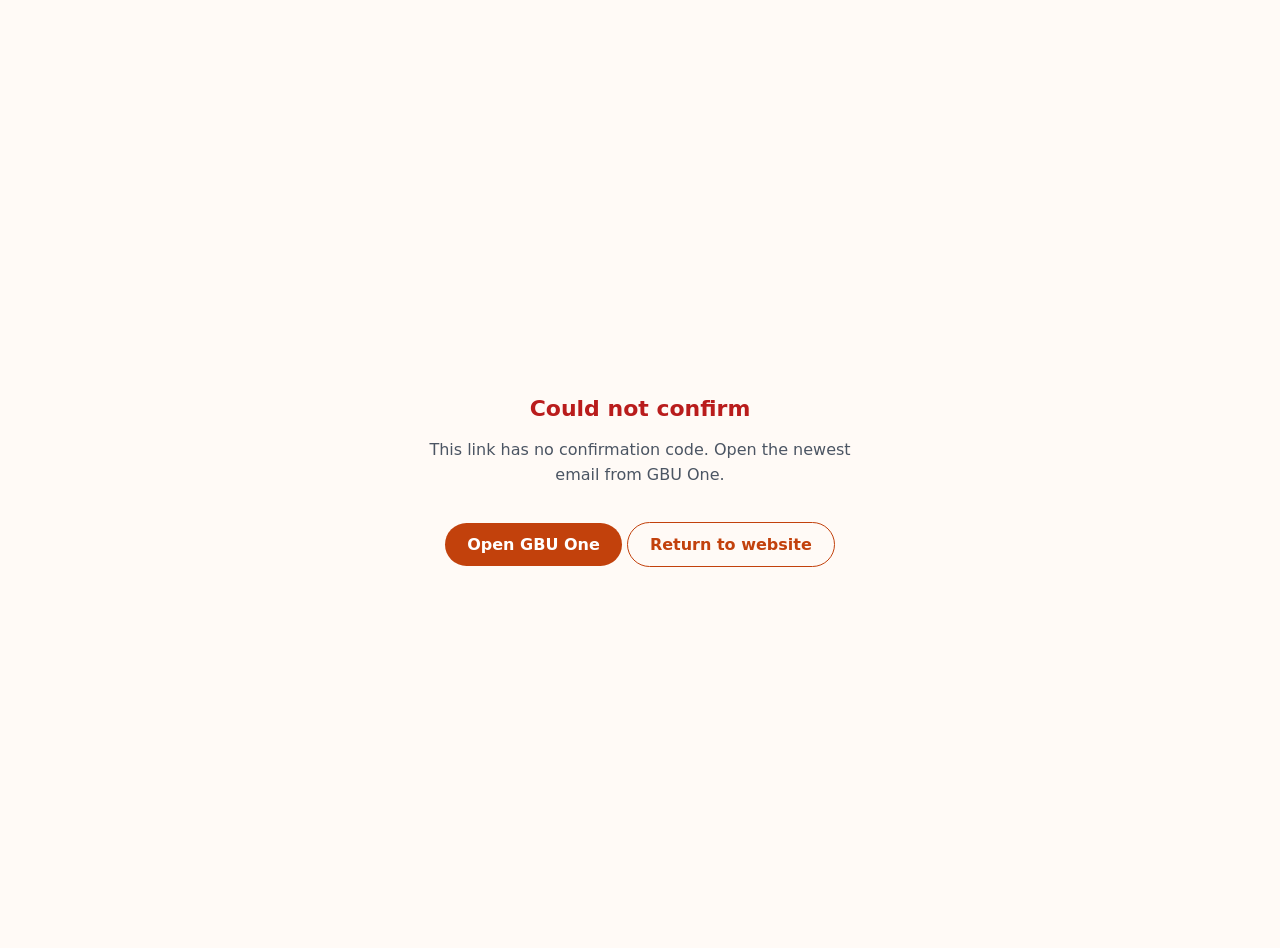
<file: auth/confirm.html>
<!doctype html>
<!--
  GBU One — PUBLIC email confirmation / password reset relay page.

  Deploy at https://gbuone.space/auth/confirm/ (folder index.html).

  IMPORTANT DESIGN (changed after the Phase 6 audit):
  The previous version verified the Supabase token IN THE BROWSER. That created
  a browser session the app could never access, so signup "succeeded" on the
  website but the app opened unauthenticated; password reset had no path to
  the app's updateUser() form. This version captures the one-time token before
  scrubbing the URL and RELAYS it to the app, which verifies it itself and gets
  a real session.

  Supabase Dashboard -> Authentication -> URL Configuration:
      Site URL:       https://gbuone.space
      Redirect URLs:  https://gbuone.space/auth/confirm
-->
<html lang="en">
<head>
  <meta charset="utf-8" />
  <meta name="viewport" content="width=device-width, initial-scale=1" />
  <title>Confirming — GBU One</title>
  <meta name="referrer" content="no-referrer" />
  <meta http-equiv="Content-Security-Policy" content="default-src 'none'; script-src 'self' 'unsafe-inline'; style-src 'self' 'unsafe-inline'; connect-src https://pjnxllnncsoroevgfbmt.supabase.co; img-src 'self' data:; font-src 'none'; object-src 'none'; form-action 'none'; base-uri 'none'" />
  <script>
    // Capture the one-time token BEFORE removing it from the URL. The previous
    // page scrubbed first and then read location.search, so it always saw an
    // empty string and could never verify anything.
    try {
      window.__GBU_LINK__ = location.search || '';
      // Supabase's standard ConfirmationURL flow puts the token in the URL
      // FRAGMENT, not the query string. Capture it before scrubbing too.
      window.__GBU_HASH__ = location.hash || '';
    } catch (e) { window.__GBU_LINK__ = ''; window.__GBU_HASH__ = ''; }
    try { history.replaceState(null, '', location.pathname); } catch (e) {}
  </script>
  <style>
    body { font-family: system-ui, -apple-system, "Segoe UI", sans-serif;
           display: grid; place-items: center; min-height: 100vh; margin: 0;
           background: #fffaf6; color: #1f2937; text-align: center; padding: 24px; }
    main { max-width: 440px; }
    h1 { font-size: 22px; margin-bottom: 8px; }
    p { line-height: 1.6; color: #4b5563; }
    a.button { display: inline-block; margin-top: 18px; padding: 12px 22px;
               border-radius: 999px; background: #c2410c; color: #fff;
               text-decoration: none; font-weight: 600; }
    a.button.secondary { background: transparent; color: #c2410c; border: 1px solid #c2410c; }
    .error { color: #b91c1c; }
  </style>
</head>
<body>
  <main>
    <h1 id="title">One moment…</h1>
    <p id="message">Finishing your email confirmation.</p>
    <a id="open" class="button" href="gbuone://auth/confirm" hidden>Open GBU One</a>
    <a id="again" class="button secondary" href="https://gbuone.space/" hidden>Return to website</a>
  </main>

  <script>
    (function () {
      'use strict';
      var ALLOWED_TYPES = ['signup', 'recovery'];
      var title = document.getElementById('title');
      var message = document.getElementById('message');
      var open = document.getElementById('open');
      var again = document.getElementById('again');

      function fail(text) {
        title.textContent = 'Could not confirm';
        title.className = 'error';
        message.textContent = text;
        again.hidden = false;
      }

      var query, fragment;
      try {
        query = new URLSearchParams(window.__GBU_LINK__ || '');
        fragment = new URLSearchParams((window.__GBU_HASH__ || '').replace(/^#/, ''));
      } catch (e) { fail('This link could not be read. Open the newest email from GBU One.'); return; }

      var tokenHash = (query.get('token_hash') || '').trim();
      var type = (query.get('type') || '').trim();
      var accessToken = (fragment.get('access_token') || '').trim();
      var refreshToken = (fragment.get('refresh_token') || '').trim();
      var fragType = (fragment.get('type') || '').trim();

      function openApp(link) {
        open.href = link;
        open.hidden = false;
        try { location.href = link; } catch (e) { /* manual button remains */ }
      }

      // FORMAT 1 (preferred): token_hash + type in the query string. Relay the
      // same one-time token to the app; it calls verifyOtp() and gets a session.
      if (tokenHash) {
        if (ALLOWED_TYPES.indexOf(type) === -1) {
          fail('This confirmation link is not supported. Open the newest email from GBU One.');
          return;
        }
        var deepLink = 'gbuone://auth/confirm?token_hash=' +
          encodeURIComponent(tokenHash) + '&type=' + encodeURIComponent(type);
        open.href = deepLink;
        open.hidden = false;
        title.textContent = 'Opening GBU One';
        message.textContent = type === 'recovery'
          ? 'Your reset link is valid. GBU One will open so you can choose a new password.'
          : 'Your email is being confirmed in GBU One.';
        try { location.href = deepLink; } catch (e) { /* manual button remains */ }
        return;
      }

      // FORMAT 2: Supabase's standard ConfirmationURL puts the tokens in the
      // URL FRAGMENT. Verify them against the Auth server with the PUBLIC key,
      // then open the app's honest result screen. We never write the tokens to
      // the DOM, console or another URL, and never claim to have signed in.
      if (accessToken && refreshToken && ALLOWED_TYPES.indexOf(fragType) !== -1) {
        var config = window.GBU_ONE_CONFIG || {};
        var url = config.SUPABASE_URL || '';
        var key = config.PUBLISHABLE_KEY || '';
        if (!/^https:\/\/[a-z0-9-]+\.supabase\.co\/?$/.test(url) ||
            !/^sb_publishable_[A-Za-z0-9_-]+$/.test(key)) {
          fail('This page is not configured. Ask the app owner to run the website setup.');
          return;
        }
        title.textContent = 'Checking your link';
        fetch(url.replace(/\/$/, '') + '/auth/v1/user', {
          headers: { apikey: key, Authorization: 'Bearer ' + accessToken }
        })
          .then(function (r) { if (!r.ok) throw new Error('invalid'); return r.json(); })
          .then(function () {
            title.textContent = 'Email link verified';
            message.textContent = fragType === 'recovery'
              ? 'Your reset link is valid. Open GBU One to choose a new password.'
              : 'Your email is verified. Open GBU One and sign in to continue.';
            openApp('gbuone://auth/done?verified=1');
          })
          .catch(function () {
            fail('This link is invalid or has expired. Open the newest email from GBU One.');
          });
        return;
      }

      fail('This link has no confirmation code. Open the newest email from GBU One.');
    })();
  </script>
</body>
</html>
</file>
